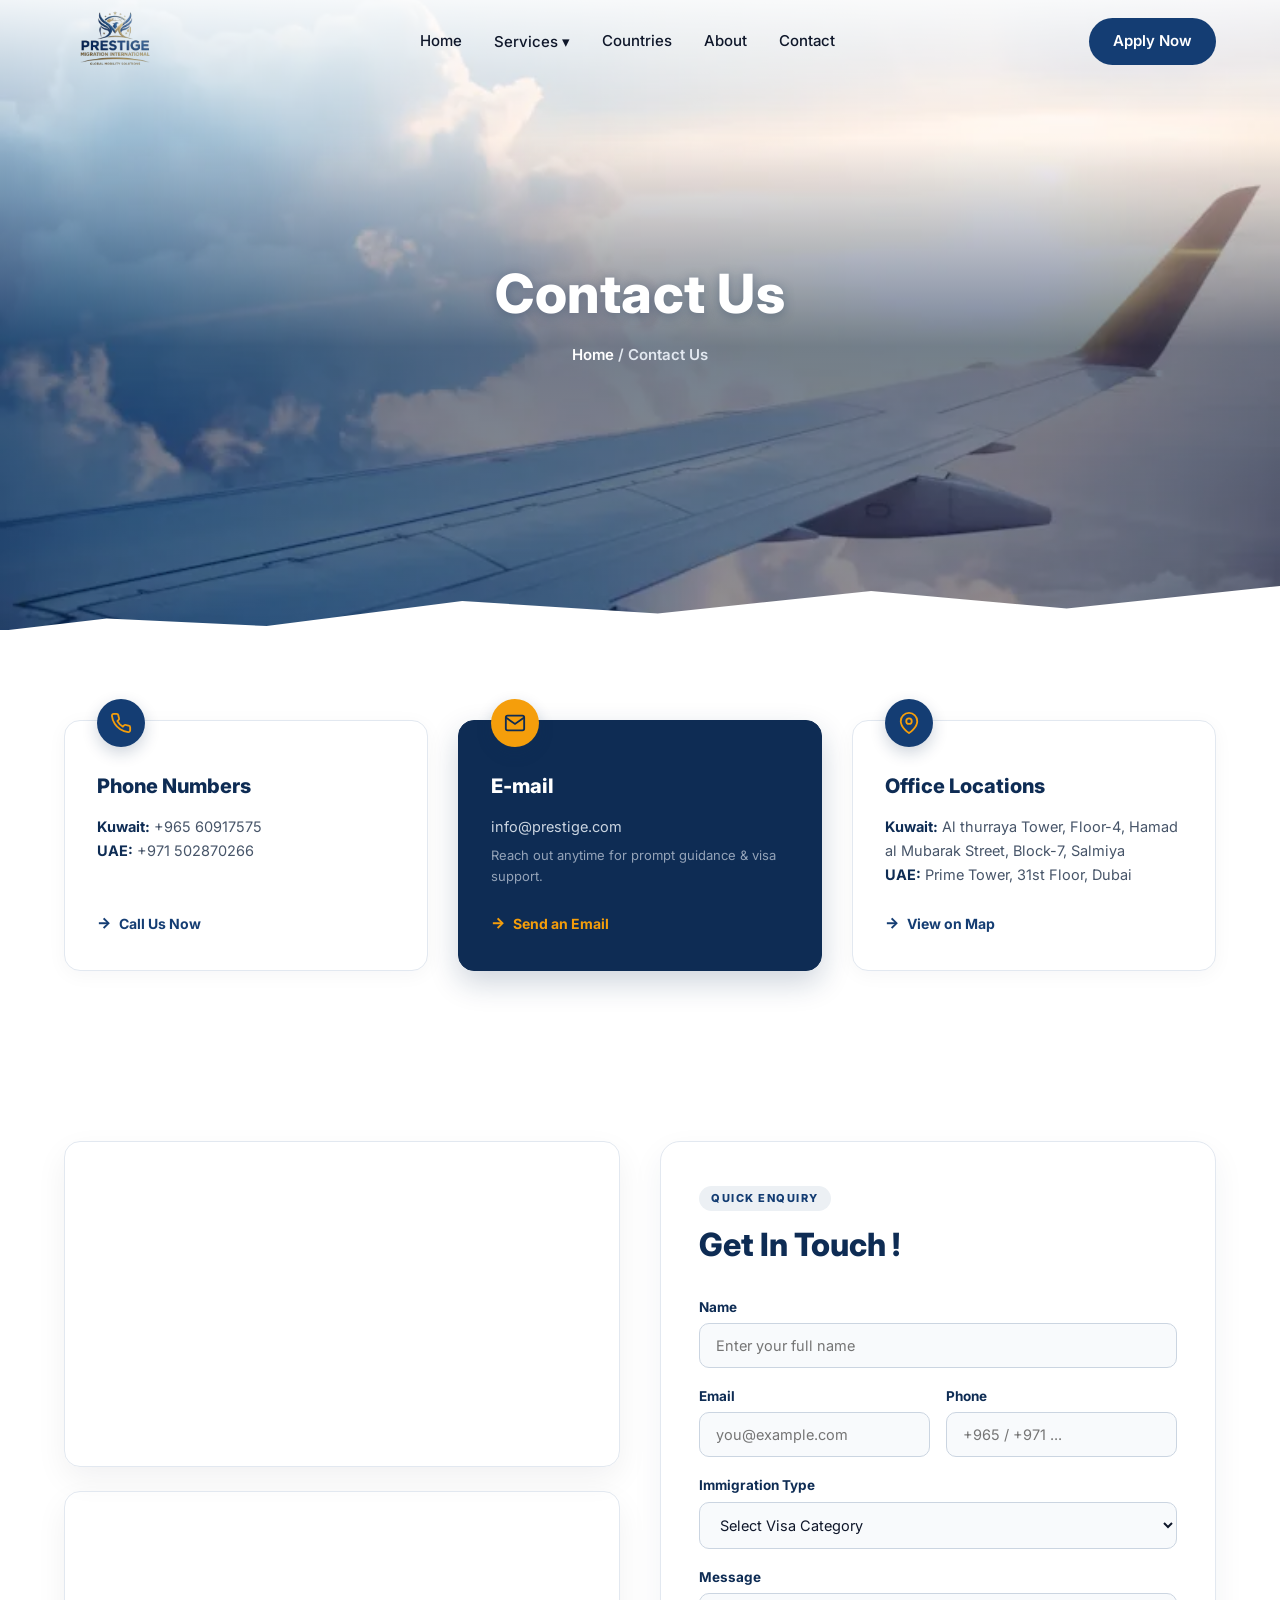
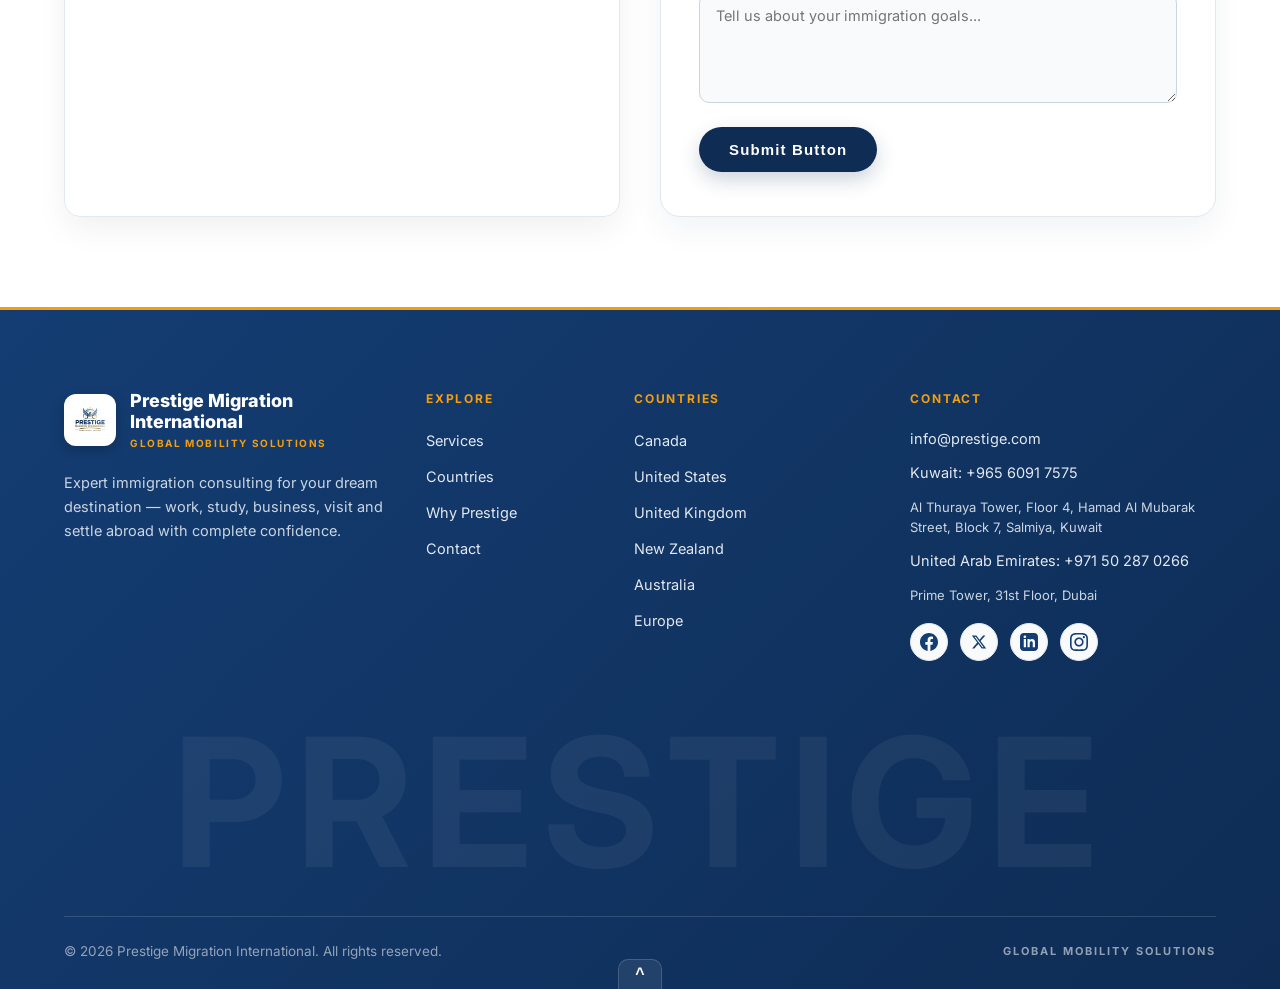
<file: contact.html>
<html lang="en">
<head>
  <meta charset="UTF-8" />
  <meta name="viewport" content="width=device-width, initial-scale=1.0" />
  <title>Prestige Migration International — Contact Us
  </title>

  <link rel="preconnect" href="https://fonts.googleapis.com" />
  <link rel="preconnect" href="https://fonts.gstatic.com" crossorigin />
  <link href="https://fonts.googleapis.com/css2?family=Inter:wght@400;500;600&family=Plus+Jakarta+Sans:wght@700;800&display=swap" rel="stylesheet" />

  <link rel="stylesheet" href="./css/global.css" />
  <link rel="stylesheet" href="./css/contact.css" />
</head>
<body>

     <header class="navbar" id="navbar">
    <div class="container navbar-inner">
      <!-- Left: Logo -->
      <a href="./index.html" class="logo">
        <img src="./assets/logo/prestige-logo-bg-remove.webp" alt="Prestige Migration International" />
      </a>

      <!-- Center / Mobile Drawer: Navigation Links -->
      <nav class="nav-menu" id="navMenu">
        <a href="./index.html" class="nav-link" onclick="closeMobileMenu()">Home</a>

        <div class="dropdown">
          <button type="button" class="nav-link dropdown-btn" onclick="toggleMobileDropdown(this)">Services ▾</button>
          <div class="dropdown-menu">
            <a href="./service.html#study-visa" onclick="closeMobileMenu()">Study Abroad</a>
            <a href="./service.html#work-visa" onclick="closeMobileMenu()">Work Permits</a>
            <a href="./service.html#tourist-visa" onclick="closeMobileMenu()">Tourist Visa</a>
            <a href="./service.html#visitor-visa" onclick="closeMobileMenu()">Visitor Visas</a>
            <a href="./service.html#business-visa" onclick="closeMobileMenu()">Business Immigration</a>
          </div>
        </div>

        <a href="./countries.html" class="nav-link" onclick="closeMobileMenu()">Countries</a>

        <a href="./about.html" class="nav-link" onclick="closeMobileMenu()">About</a>
        <a href="./contact.html" class="nav-link" onclick="closeMobileMenu()">Contact</a>
        <a href="./contact.html" class="btn btn-primary mobile-cta" onclick="closeMobileMenu()">Apply Now</a>
      </nav>

      <!-- Right: Apply Button (Desktop Only) + Hamburger Toggle (Mobile Only) -->
      <div class="nav-right">
        <a href="./contact.html" class="btn btn-primary desktop-cta">Apply Now</a>
        <button type="button" class="menu-toggle" id="menuToggle" aria-label="Toggle Menu" onclick="toggleMobileMenu()">☰</button>
      </div>
    </div>
  </header>



  <!-- CONTACT HERO BANNER -->
  <section class="contact-hero">
    <div class="container">
      <div class="contact-hero-content">
        <h1>Contact Us</h1>
        <div class="breadcrumb">
          <a href="home.html">Home</a> / <span>Contact Us</span>
        </div>
      </div>
    </div>
    
    <!-- Mountain Silhouette Divider Element -->
    <div class="mountain-divider">
      <svg viewBox="0 0 1440 120" fill="none" preserveAspectRatio="none" xmlns="http://www.w3.org/2000/svg">
        <path d="M0 120L120 95L300 110L520 60L740 85L980 40L1200 75L1440 30V120H0Z" fill="#ffffff"/>
      </svg>
    </div>
  </section>

  




  
  <!-- CONTACT INFORMATION CARDS SECTION -->
<section class="contact-cards-section">
  <div class="container">
    <div class="contact-cards-grid">
      
      <!-- Card 1: Phone Numbers -->
      <div class="contact-info-card">
        <div class="card-icon-badge">
          <svg width="22" height="22" fill="none" stroke="currentColor" stroke-width="2" viewBox="0 0 24 24"><path d="M22 16.92v3a2 2 0 0 1-2.18 2 19.79 19.79 0 0 1-8.63-3.07 19.5 19.5 0 0 1-6-6 19.79 19.79 0 0 1-3.07-8.67A2 2 0 0 1 4.11 2h3a2 2 0 0 1 2 1.72 12.84 12.84 0 0 0 .7 2.81 2 2 0 0 1-.45 2.11L8.09 9.91a16 16 0 0 0 6 6l1.27-1.27a2 2 0 0 1 2.11-.45 12.84 12.84 0 0 0 2.81.7A2 2 0 0 1 22 16.92z"></path></svg>
        </div>
        <div class="contact-card-content">
          <h3>Phone Numbers</h3>
          <p class="card-details-text">
            <strong>Kuwait:</strong> +965 60917575<br>
            <strong>UAE:</strong> +971 502870266
          </p>
          <a href="tel:+96560917575" class="card-action-link">
            <span class="arrow-icon">→</span> Call Us Now
          </a>
        </div>
      </div>

      <!-- Card 2: E-mail (Highlighted Middle Card) -->
      <div class="contact-info-card card-highlighted">
        <div class="card-icon-badge badge-light">
          <svg width="22" height="22" fill="none" stroke="currentColor" stroke-width="2" viewBox="0 0 24 24"><path d="M4 4h16c1.1 0 2 .9 2 2v12c0 1.1-.9 2-2 2H4c-1.1 0-2-.9-2-2V6c0-1.1.9-2 2-2z"></path><polyline points="22,6 12,13 2,6"></polyline></svg>
        </div>
        <div class="contact-card-content">
          <h3>E-mail</h3>
          <p class="card-details-text">
            info@prestige.com<br>
            <span class="sub-text">Reach out anytime for prompt guidance &amp; visa support.</span>
          </p>
          <a href="mailto:info@prestige.com" class="card-action-link link-light">
            <span class="arrow-icon">→</span> Send an Email
          </a>
        </div>
      </div>

      <!-- Card 3: Office Locations -->
      <div class="contact-info-card">
        <div class="card-icon-badge">
          <svg width="22" height="22" fill="none" stroke="currentColor" stroke-width="2" viewBox="0 0 24 24"><path d="M21 10c0 7-9 13-9 13s-9-6-9-13a9 9 0 0 1 18 0z"></path><circle cx="12" cy="10" r="3"></circle></svg>
        </div>
        <div class="contact-card-content">
          <h3>Office Locations</h3>
          <p class="card-details-text">
            <strong>Kuwait:</strong> Al thurraya Tower, Floor-4, Hamad al Mubarak Street, Block-7, Salmiya<br>
            <strong>UAE:</strong> Prime Tower, 31st Floor, Dubai
          </p>
          <a href="#consultation" class="card-action-link">
            <span class="arrow-icon">→</span> View on Map
          </a>
        </div>
      </div>

    </div>
  </div>
</section>














<!-- ENQUIRY FORM & DUAL MAP SECTION -->
<section class="enquiry-map-section" id="enquiry-form">
  <div class="container">
    <div class="enquiry-grid">
      
      <!-- Left Column: Two Stacked Maps Only (Kuwait & UAE) -->
      <div class="enquiry-map-column">
        <!-- Map 1: Kuwait Office -->
        <div class="map-embed-frame">
          <iframe 
            src="https://maps.google.com/maps?q=Al%20Thuraya%20Tower,%20Hamad%20Al%20Mubarak%20Street,%20Salmiya,%20Kuwait&t=&z=15&ie=UTF8&iwloc=&output=embed" 
            title="Kuwait Office - Al Thuraya Tower, Salmiya"
            loading="lazy" 
            referrerpolicy="no-referrer-when-downgrade">
          </iframe>
        </div>

        <!-- Map 2: UAE Office -->
        <div class="map-embed-frame">
          <iframe 
            src="https://maps.google.com/maps?q=Prime%20Tower,%20Business%20Bay,%20Dubai,%20UAE&t=&z=15&ie=UTF8&iwloc=&output=embed" 
            title="UAE Office - Prime Tower, Dubai"
            loading="lazy" 
            referrerpolicy="no-referrer-when-downgrade">
          </iframe>
        </div>
      </div>

      <!-- Right Column: Get In Touch Form Card -->
      <div class="enquiry-form-card">
        <div class="form-card-header">
          <span class="card-tag">QUICK ENQUIRY</span>
          <h2>Get In Touch !</h2>
        </div>

        <form action="#" method="POST" class="enquiry-form">
          
          <div class="form-group">
            <label for="enquiry-name">Name</label>
            <input type="text" id="enquiry-name" name="name" placeholder="Enter your full name" required>
          </div>

          <div class="form-row">
            <div class="form-group">
              <label for="enquiry-email">Email</label>
              <input type="email" id="enquiry-email" name="email" placeholder="you@example.com" required>
            </div>
            <div class="form-group">
              <label for="enquiry-phone">Phone</label>
              <input type="tel" id="enquiry-phone" name="phone" placeholder="+965 / +971 ..." required>
            </div>
          </div>

          <div class="form-group">
            <label for="immigration-type">Immigration Type</label>
            <select id="immigration-type" name="immigration_type" required>
              <option value="" disabled selected>Select Visa Category</option>
              <option value="Visitor Visa">Visitor Visa</option>
              <option value="Business Visa">Business Visa</option>
              <option value="Tourist Visa">Tourist Visa</option>
              <option value="Work Visa">Work Visa</option>
              <option value="Study Visa">Study Visa</option>
            </select>
          </div>

          <div class="form-group">
            <label for="enquiry-message">Message</label>
            <textarea id="enquiry-message" name="message" rows="4" placeholder="Tell us about your immigration goals..." required></textarea>
          </div>

          <button type="submit" class="btn-enquiry-submit">Submit Button</button>

        </form>
      </div>

    </div>
  </div>
</section>













<!-- FOOTER SECTION -->
<footer class="site-footer">
  <div class="container footer-content-wrap">
    
    <!-- Main Footer Columns -->
    <div class="footer-grid">
      
      <!-- Col 1: Brand & Tagline -->
      <div class="footer-col footer-brand-col">
        <div class="footer-logo-wrap">
          <div class="footer-logo-badge">
            <img src="./assets/logo/prestige-logo.webp" alt="Prestige Migration Logo">
          </div>
          <div class="footer-logo-text">
            <h3>Prestige Migration International</h3>
            <span>GLOBAL MOBILITY SOLUTIONS</span>
          </div>
        </div>
        <p class="footer-tagline">
          Expert immigration consulting for your dream destination — work, study, business, visit and settle abroad with complete confidence.
        </p>
      </div>

      <!-- Col 2: Explore Links -->
      <div class="footer-col">
        <h4>EXPLORE</h4>
        <ul class="footer-links">
          <li><a href="./service.html">Services</a></li>
          <li><a href="./countries.html">Countries</a></li>
          <li><a href="./about.html">Why Prestige</a></li>
          <li><a href="./contact.html">Contact</a></li>
        </ul>
      </div>

      <!-- Col 3: Contact Info -->
      <div class="footer-col">
        <h4>COUNTRIES</h4>
        <ul class="footer-links">
          <li><a href="./countries/canada.html">Canada</a></li>
          <li><a href="./countries/us.html">United States</a></li>
          <li><a href="./countries/uk.html">United Kingdom</a></li>
          <li><a href="./countries/newzealand.html">New Zealand</a></li>
          <li><a href="./countries/australia.html">Australia</a></li>
          <li><a href="./countries/europe.html">Europe</a></li>
        </ul>
      </div>

      <!-- Col 4: Contact Info -->
      <div class="footer-col">
        <h4>CONTACT</h4>
        <ul class="footer-contact-list">
          <li><a href="mailto:info@prestige.com">info@prestige.com</a></li>
          <li>Kuwait: +965 6091 7575</li>
          <li><span class="footer-address">Al Thuraya Tower, Floor 4, Hamad Al Mubarak Street, Block 7, Salmiya, Kuwait</span></li>
          <li>United Arab Emirates: +971 50 287 0266</li>
          <li><span class="footer-address">Prime Tower, 31st Floor, Dubai</span></li>
        </ul>
        <div class="footer-socials" aria-label="Social media">
          <div class="social-icons">
            <a href="#" target="_blank" rel="noopener noreferrer" aria-label="Facebook" class="social-icon"><svg width="18" height="18" fill="currentColor" viewBox="0 0 24 24"><path d="M24 12.073c0-6.627-5.373-12-12-12s-12 5.373-12 12c0 5.99 4.388 10.954 10.125 11.854v-8.385H7.078v-3.47h3.047V9.43c0-3.007 1.792-4.669 4.533-4.669 1.312 0 2.686.235 2.686.235v2.953H15.83c-1.491 0-1.956.925-1.956 1.874v2.25h3.328l-.532 3.47h-2.796v8.385C19.612 23.027 24 18.062 24 12.073z"/></svg></a>
            <a href="#" target="_blank" rel="noopener noreferrer" aria-label="X" class="social-icon"><svg width="16" height="16" fill="currentColor" viewBox="0 0 24 24"><path d="M18.244 2.25h3.308l-7.227 8.26 8.502 11.24H16.17l-5.214-6.817L4.99 21.75H1.68l7.73-8.835L1.254 2.25H8.08l4.713 6.231zm-1.161 17.52h1.833L7.084 4.126H5.117z"/></svg></a>
            <a href="#" target="_blank" rel="noopener noreferrer" aria-label="LinkedIn" class="social-icon"><svg width="18" height="18" fill="currentColor" viewBox="0 0 24 24"><path d="M19 0h-14c-2.761 0-5 2.239-5 5v14c0 2.761 2.239 5 5 5h14c2.762 0 5-2.239 5-5v-14c0-2.761-2.238-5-5-5zm-11 19h-3v-11h3v11zm-1.5-12.268c-.966 0-1.75-.79-1.75-1.764s.784-1.764 1.75-1.764 1.75.79 1.75 1.764-.783 1.764-1.75 1.764zm13.5 12.268h-3v-5.604c0-3.368-4-3.113-4 0v5.604h-3v-11h3v1.765c1.396-2.586 7-2.777 7 2.476v6.759z"/></svg></a>
            <a href="#" target="_blank" rel="noopener noreferrer" aria-label="Instagram" class="social-icon"><svg width="18" height="18" fill="currentColor" viewBox="0 0 24 24"><path d="M12 2.163c3.204 0 3.584.012 4.85.07 3.252.148 4.771 1.691 4.919 4.919.058 1.265.069 1.645.069 4.849 0 3.205-.012 3.584-.069 4.849-.149 3.225-1.664 4.771-4.919 4.919-1.266.058-1.644.07-4.85.07-3.204 0-3.584-.012-4.849-.07-3.26-.149-4.771-1.699-4.919-4.92-.058-1.265-.07-1.644-.07-4.849 0-3.204.013-3.583.07-4.849.149-3.227 1.664-4.771 4.919-4.919 1.266-.057 1.645-.069 4.849-.069zm0-2.163c-3.259 0-3.667.014-4.947.072-4.358.2-6.78 2.618-6.98 6.98-.059 1.281-.073 1.689-.073 4.948 0 3.259.014 3.668.072 4.948.2 4.358 2.618 6.78 6.98 6.98 1.281.058 1.689.072 4.948.072 3.259 0 3.668-.014 4.948-.072 4.354-.2 6.782-2.618 6.979-6.98.059-1.28.073-1.689.073-4.948 0-3.259-.014-3.667-.072-4.947-.196-4.354-2.617-6.78-6.979-6.98-1.281-.059-1.69-.073-4.949-.073zm0 5.838c-3.403 0-6.162 2.759-6.162 6.162s2.759 6.163 6.162 6.163 6.162-2.759 6.162-6.163c0-3.403-2.759-6.162-6.162-6.162zm0 10.162c-2.209 0-4-1.79-4-4 0-2.209 1.791-4 4-4s4 1.791 4 4c0 2.21-1.791 4-4 4zm6.406-11.845c-.796 0-1.441.645-1.441 1.44s.645 1.44 1.441 1.44c.795 0 1.439-.645 1.439-1.44s-.644-1.44-1.439-1.44z"/></svg></a>
          </div>
        </div>
      </div>

    </div>

    <!-- Huge Serif Watermark Between Columns & Bottom Line -->
    <div class="footer-watermark" aria-hidden="true">PRESTIGE</div>

    <!-- Bottom Footer Bar (Divider line is on top of this) -->
    <div class="footer-bottom">
      <p class="copyright">&copy; 2026 Prestige Migration International. All rights reserved.</p>
      
      <!-- Scroll to Top Tab Button -->
      <button type="button" class="scroll-top-btn" onclick="window.scrollTo({top: 0, behavior: 'smooth'})" aria-label="Scroll to top">
        ^
      </button>

      <span class="footer-bottom-brand">GLOBAL MOBILITY SOLUTIONS</span>
    </div>

  </div>
</footer>


  <script src="./js/script.js"></script>

    
</body>
</html>
</file>
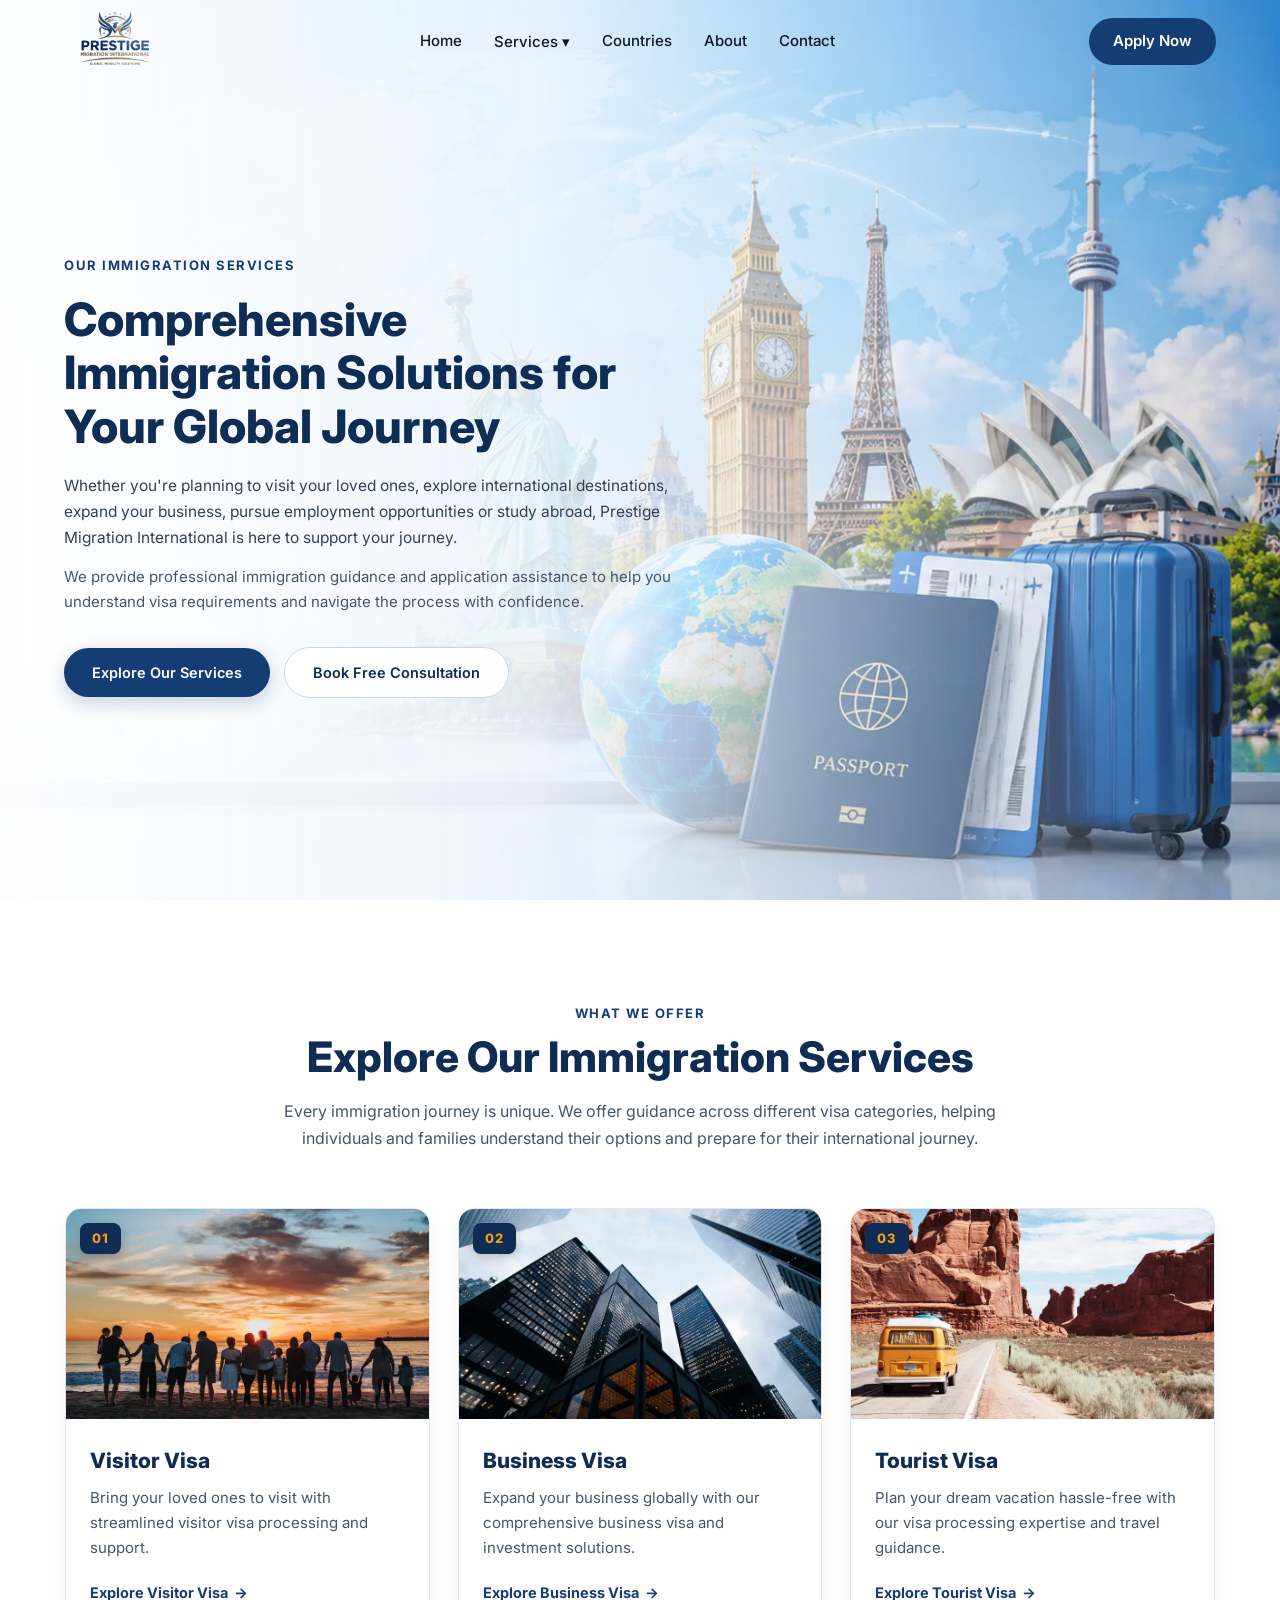
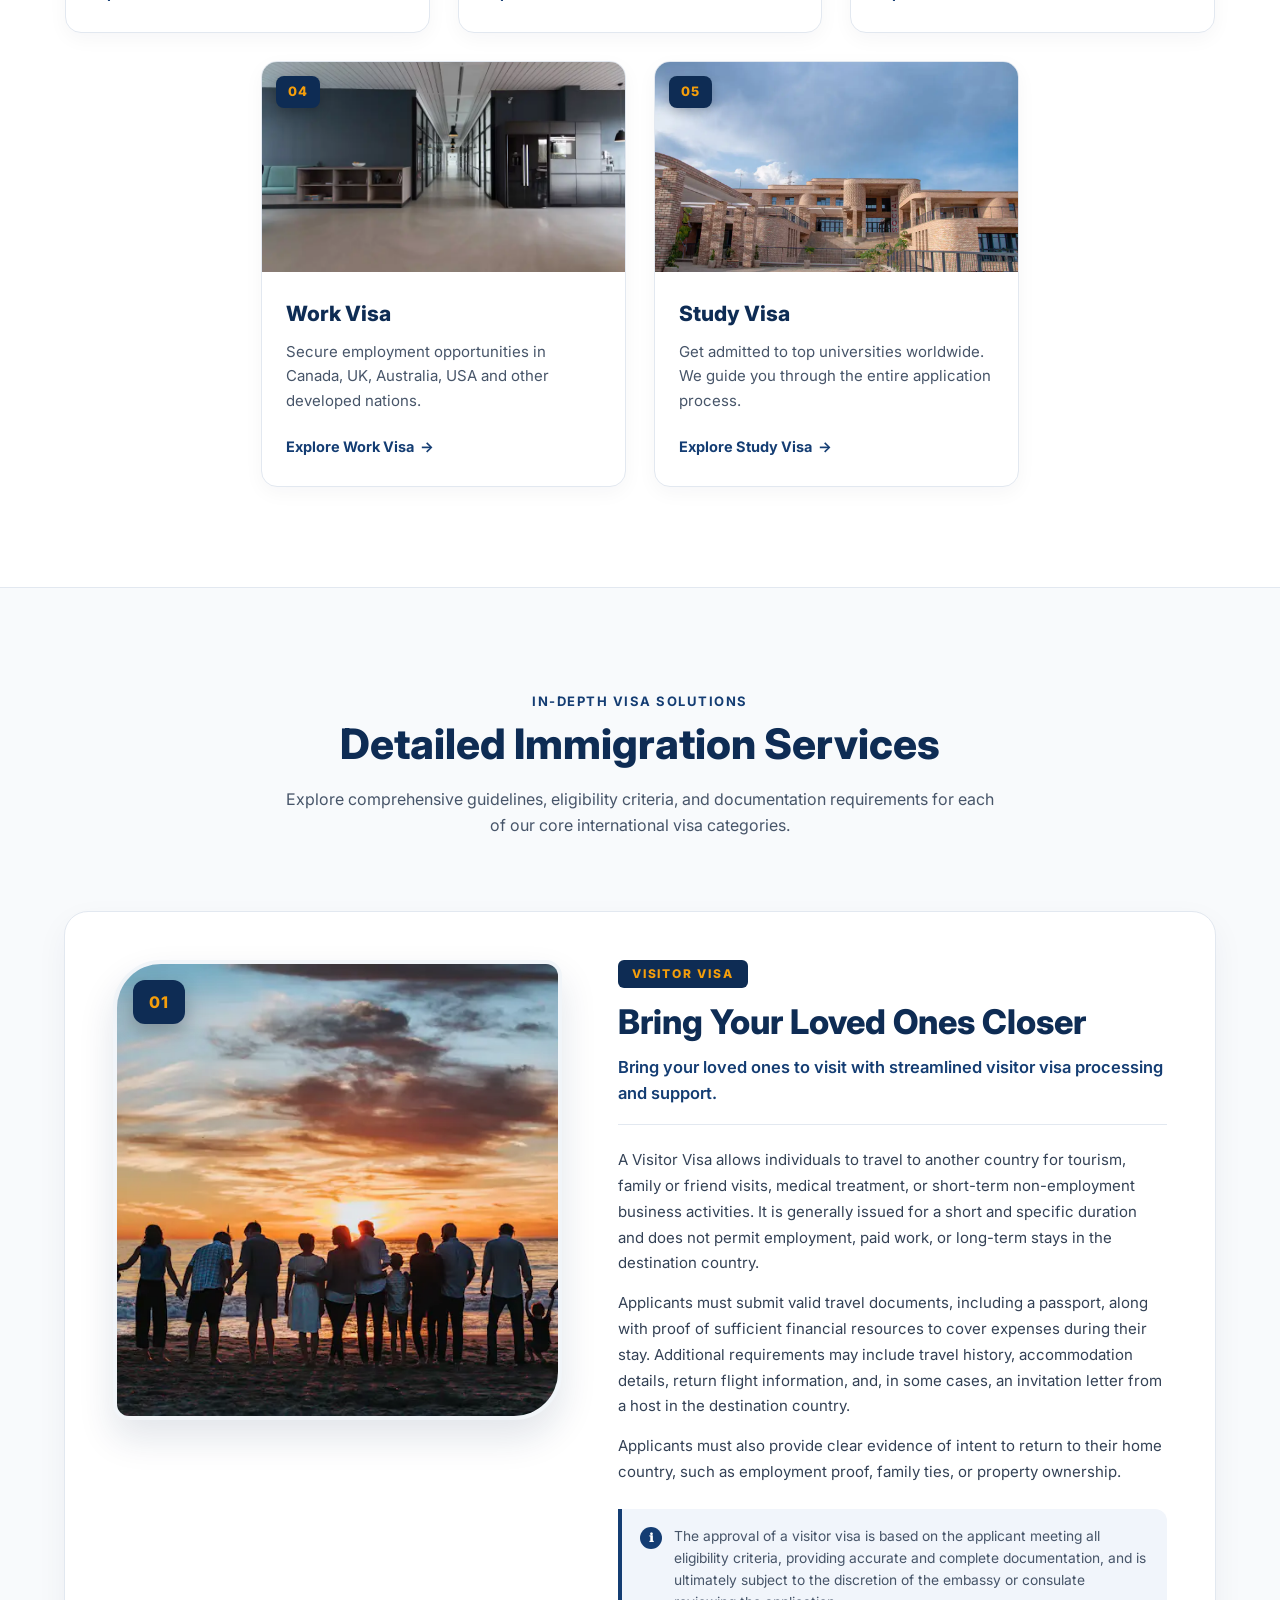
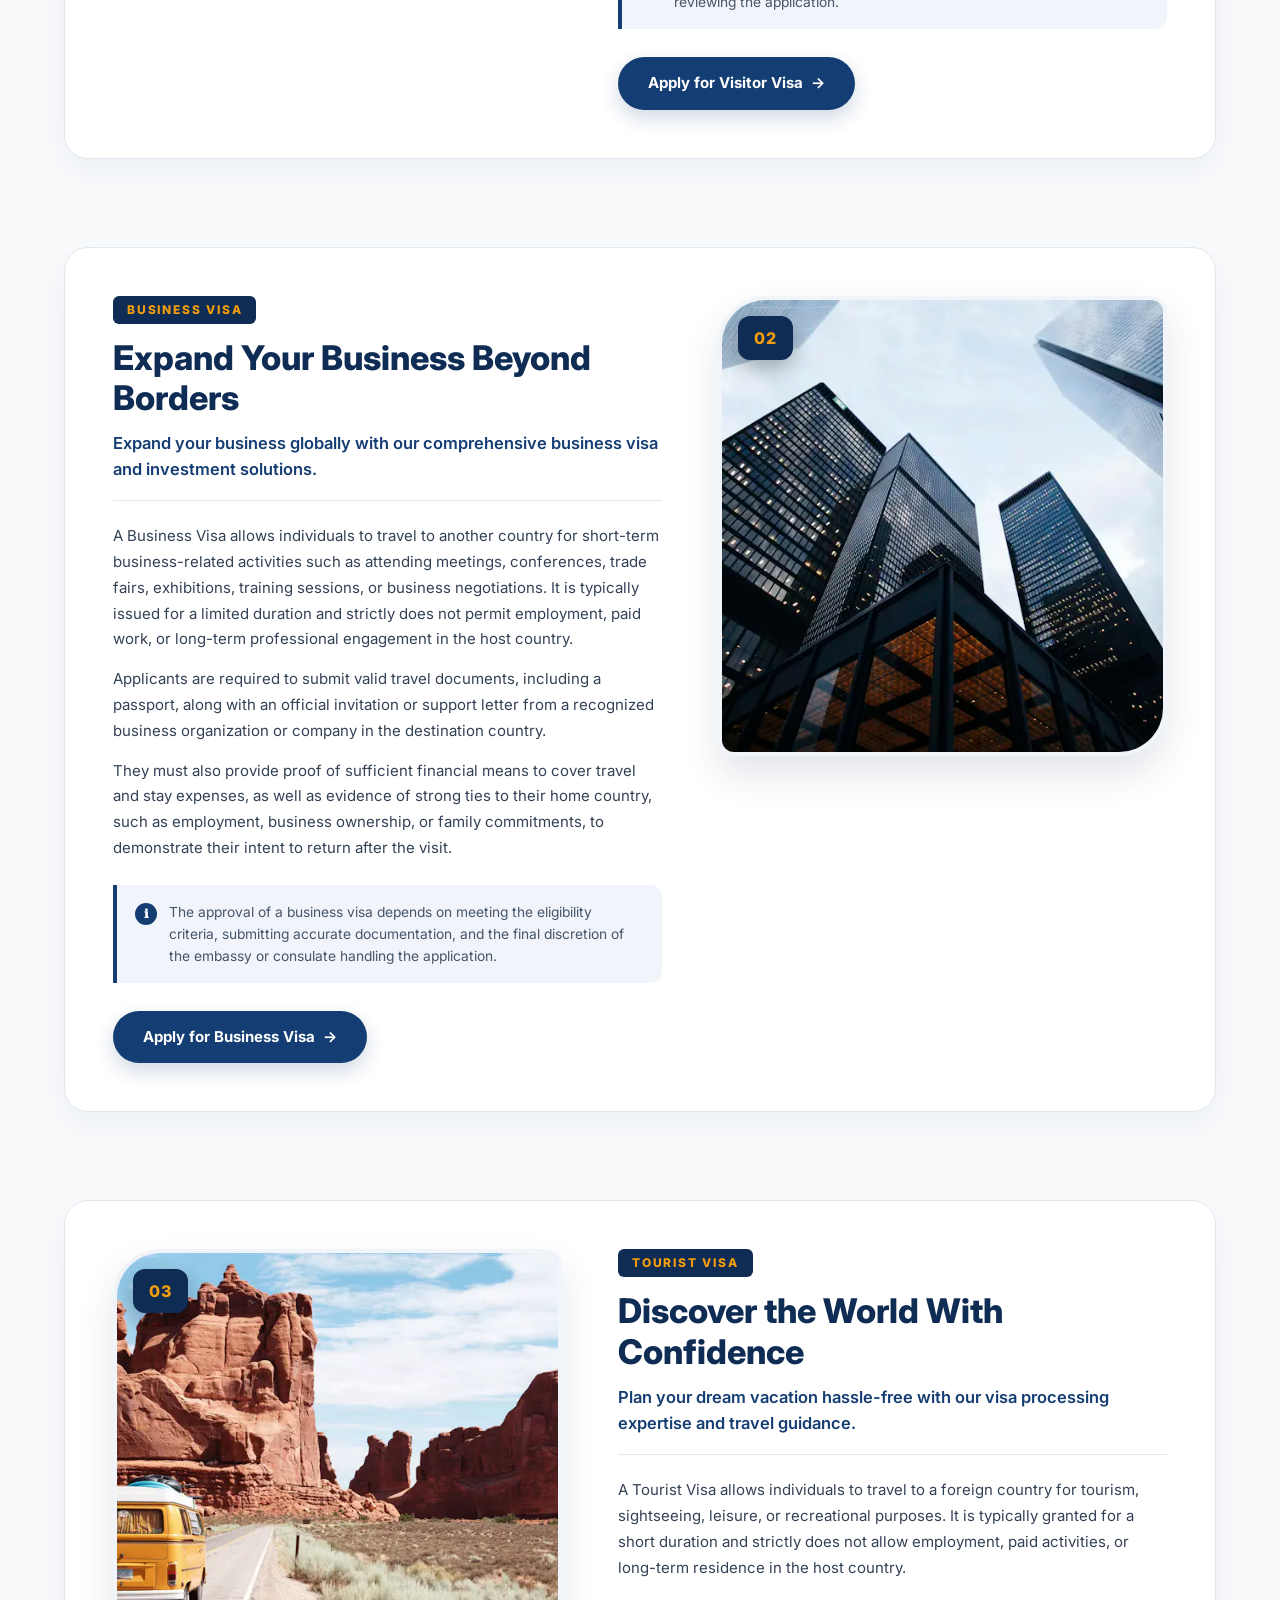
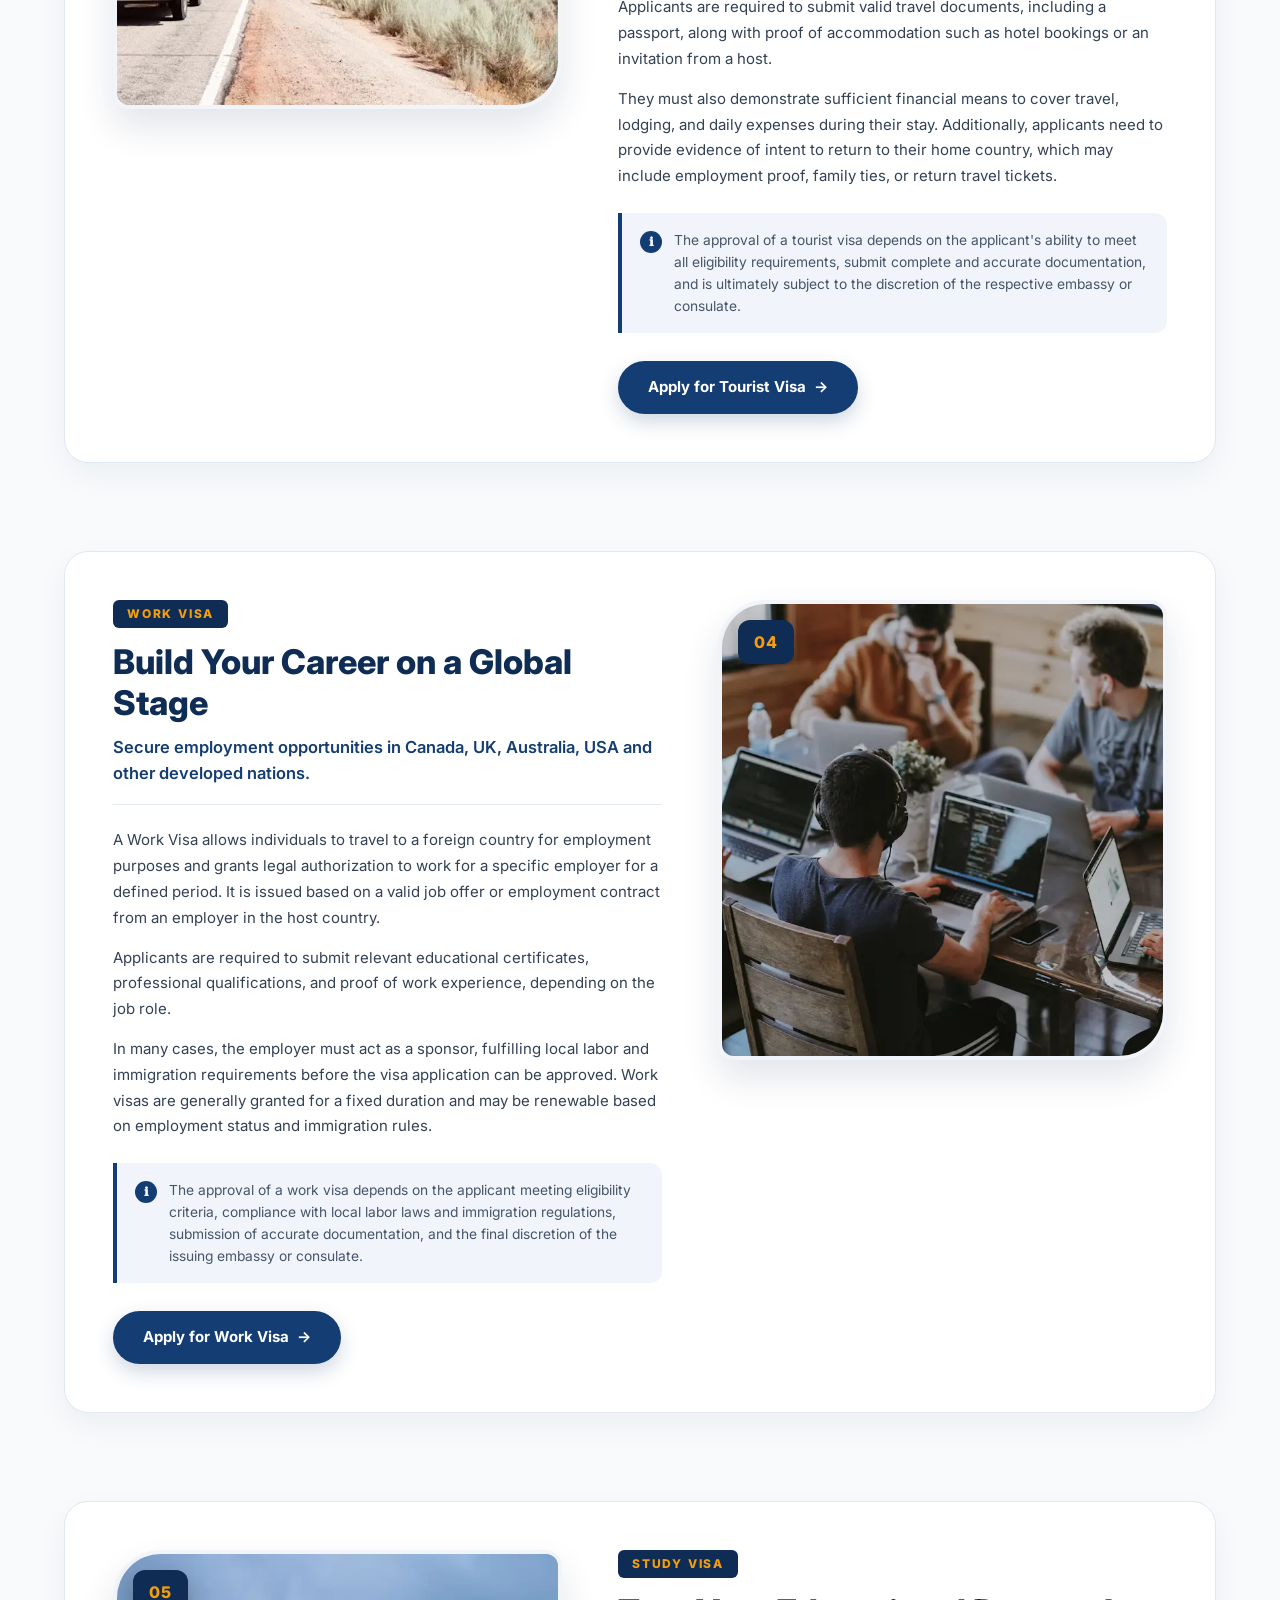
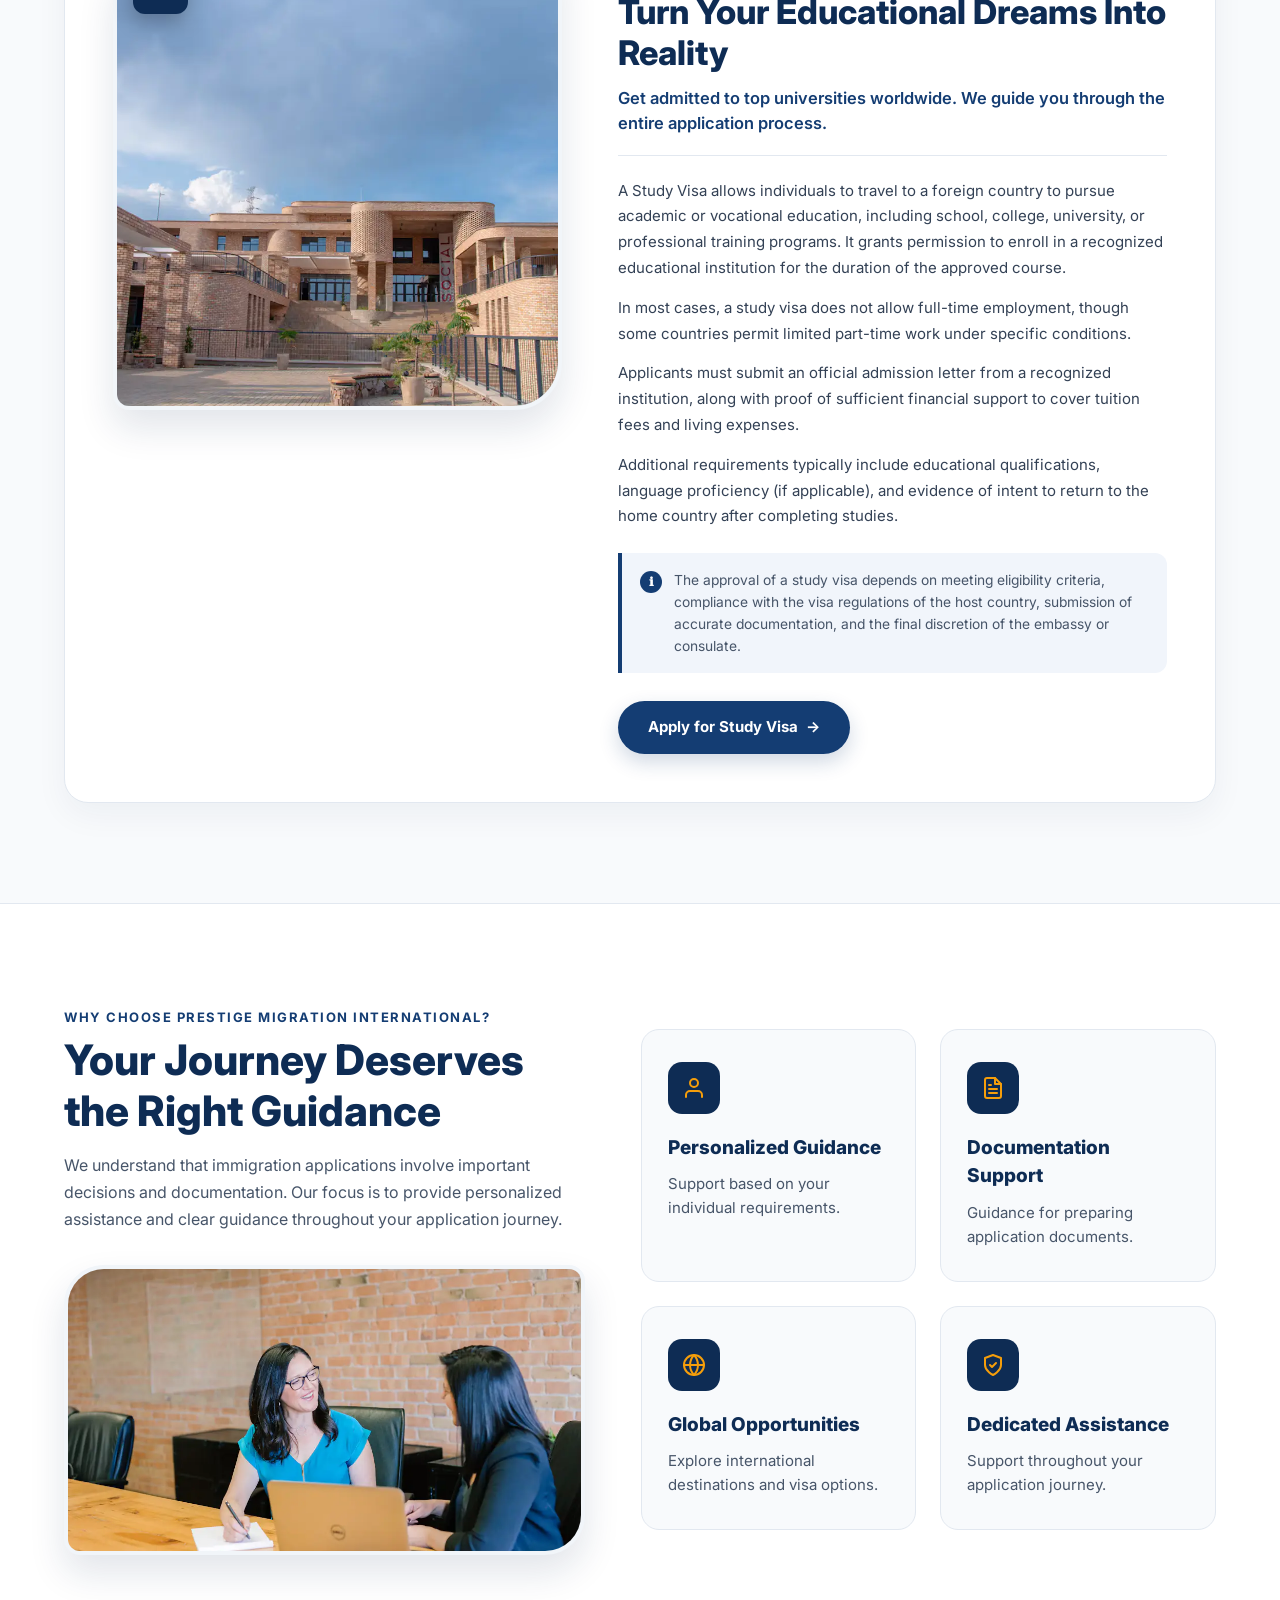
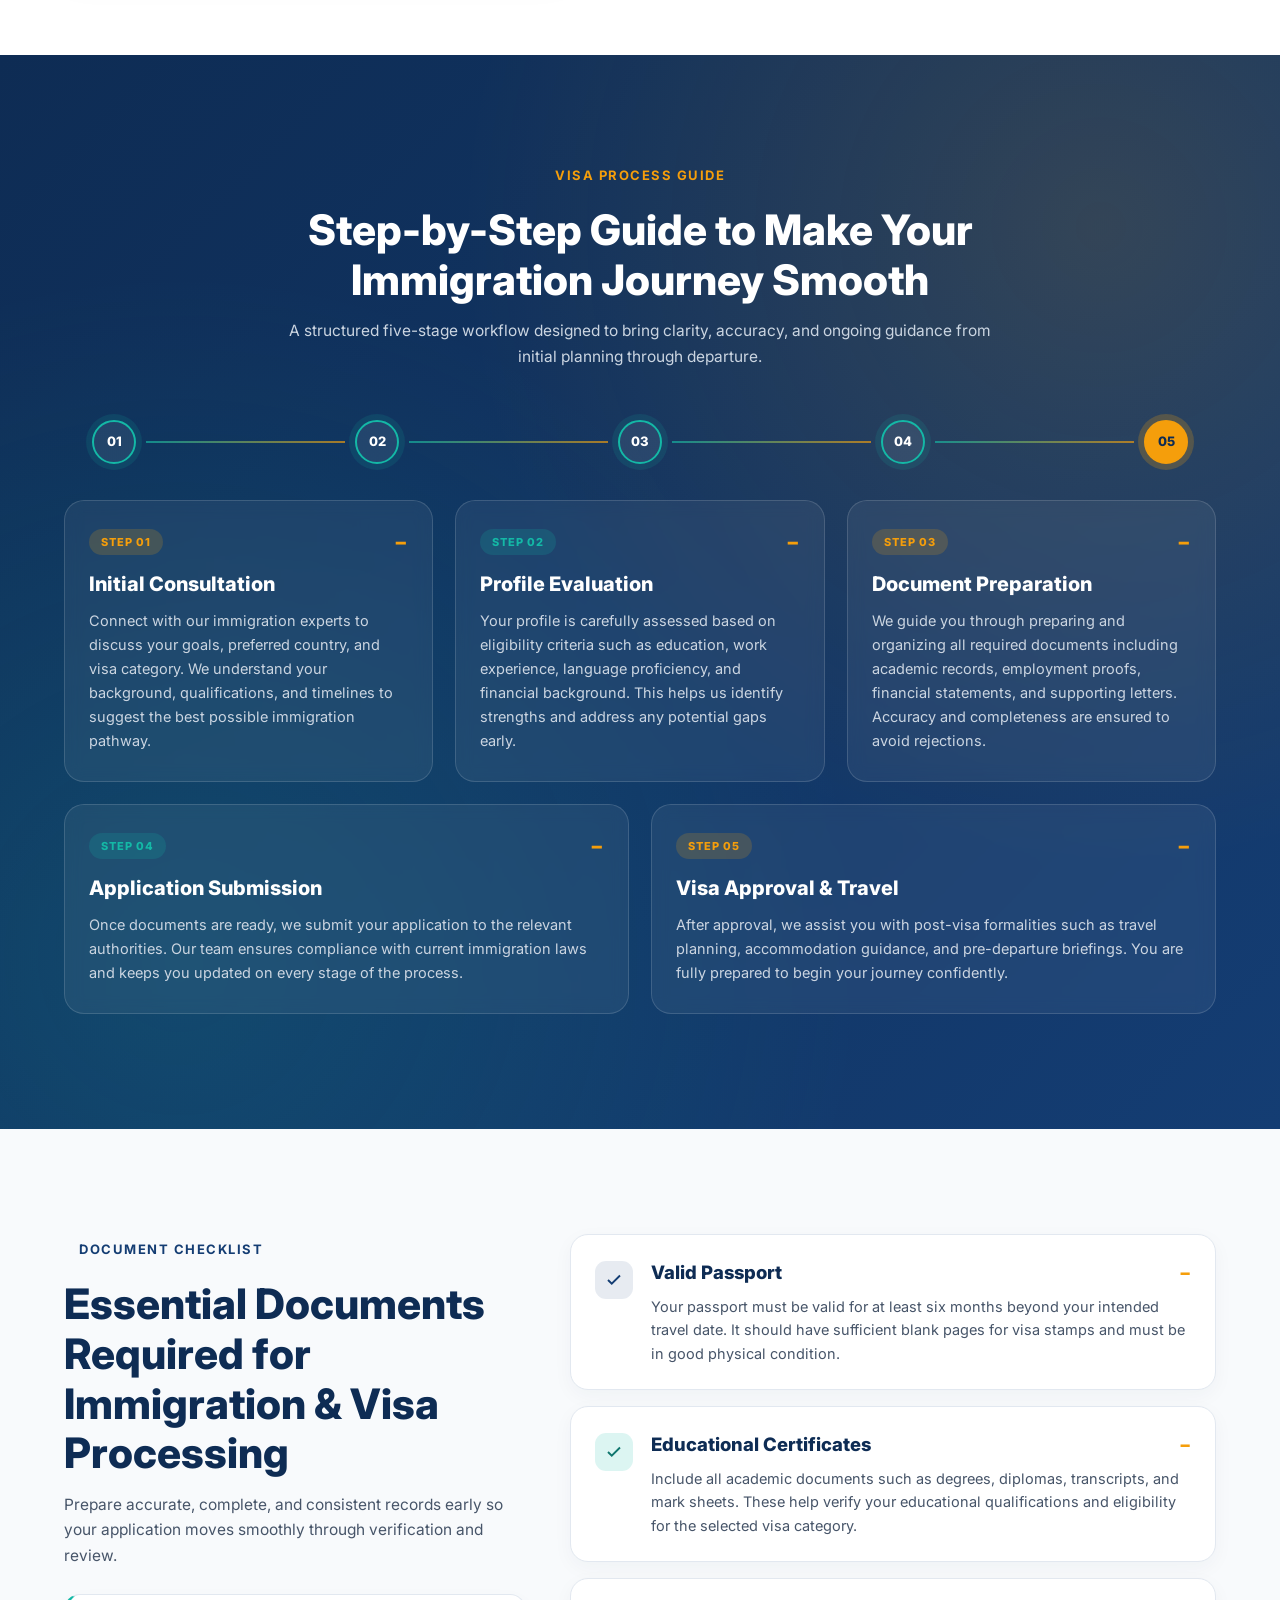
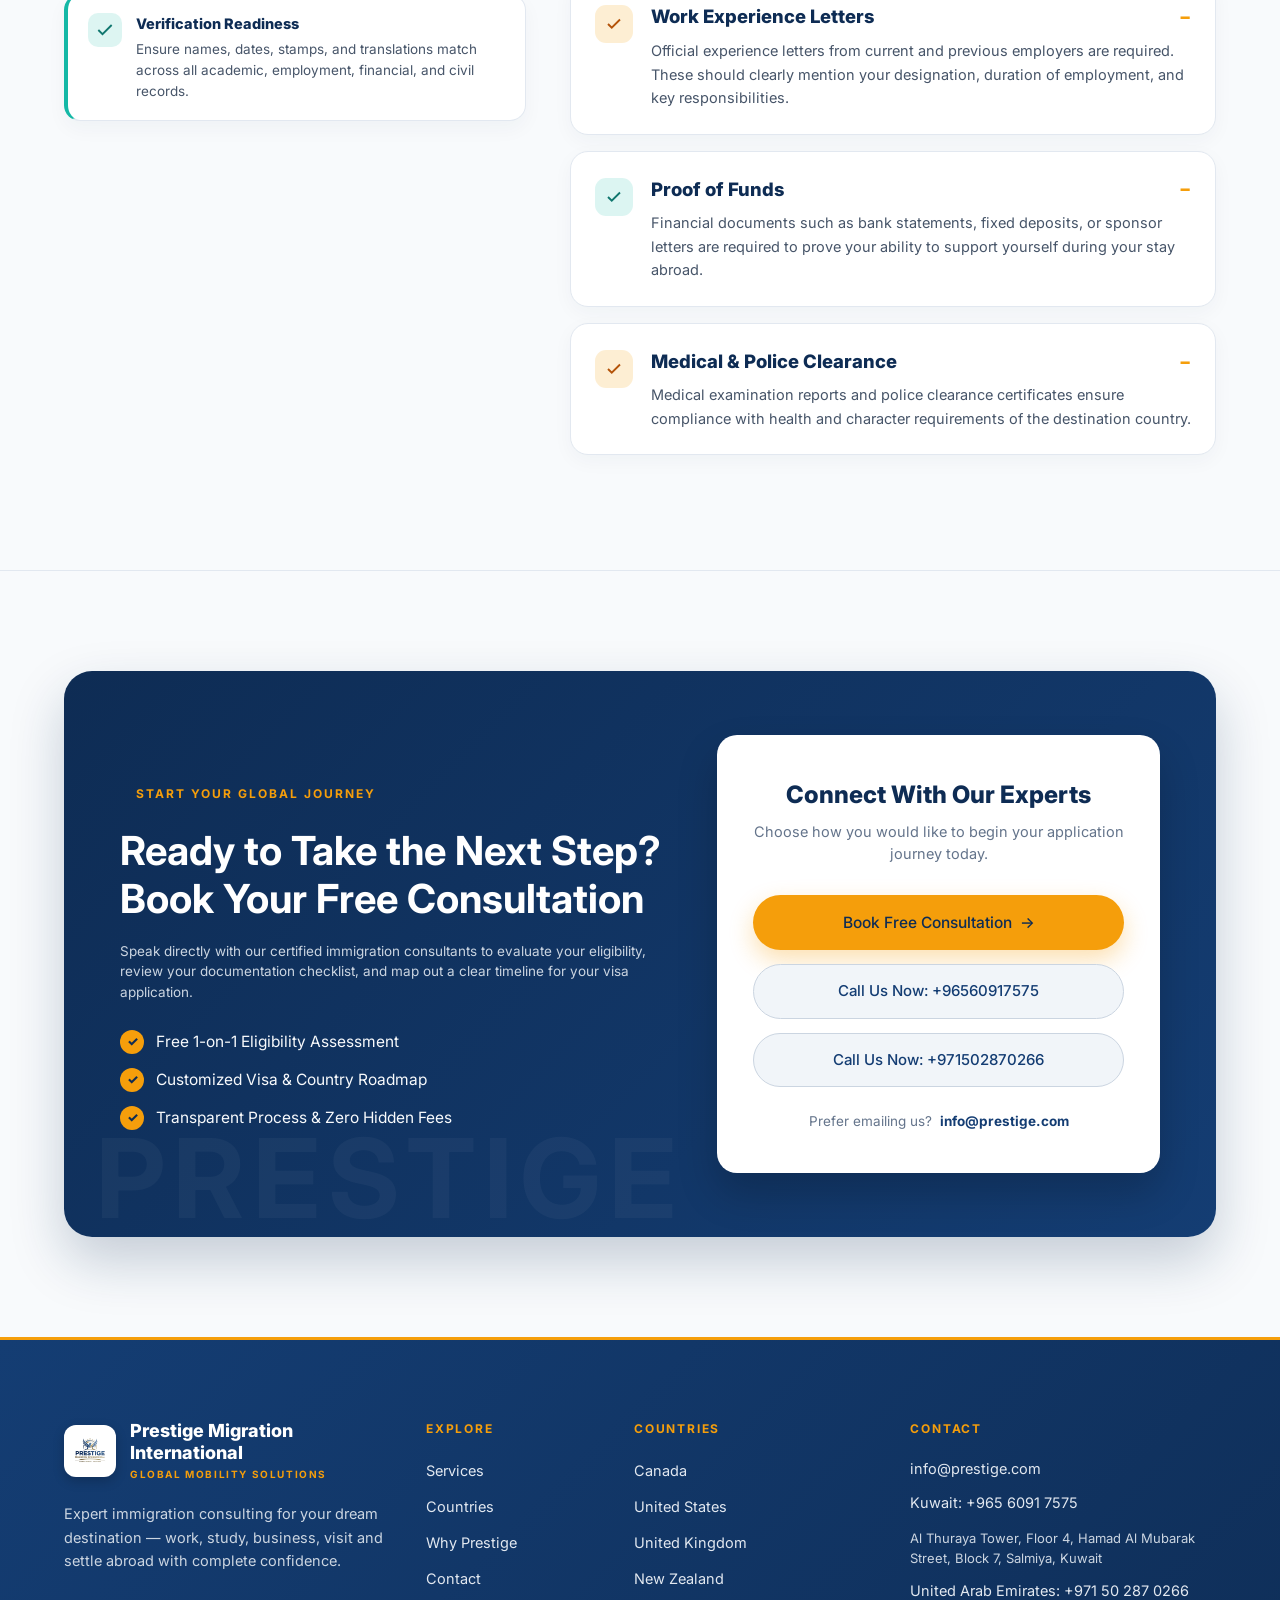
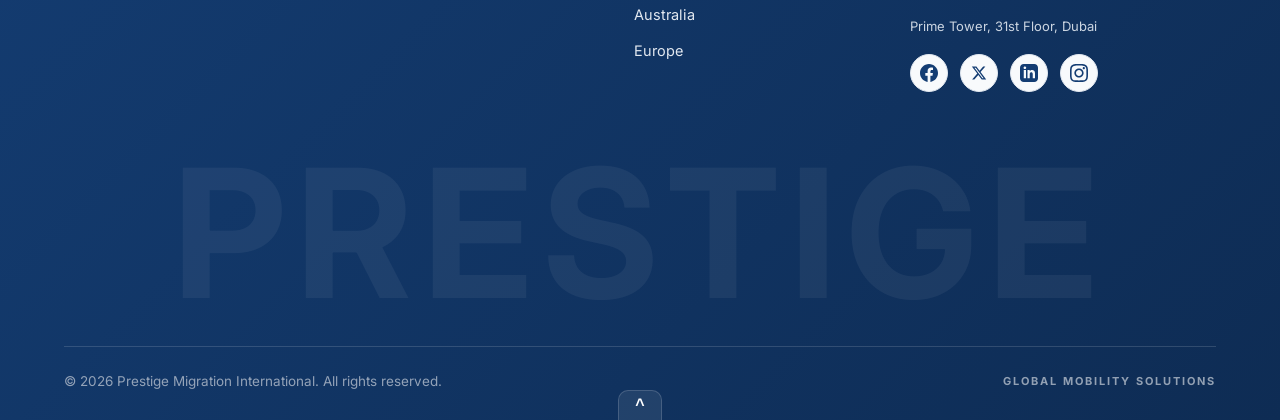
<file: service.html>
<!DOCTYPE html>
<html lang="en">
  <head>
  <meta charset="UTF-8" />
  <meta name="viewport" content="width=device-width, initial-scale=1.0" />
  <title>Prestige Migration International Services</title>

  <link rel="preconnect" href="https://fonts.googleapis.com" />
  <link rel="preconnect" href="https://fonts.gstatic.com" crossorigin />
  <link href="https://fonts.googleapis.com/css2?family=Inter:wght@400;500;600&family=Plus+Jakarta+Sans:wght@700;800&display=swap" rel="stylesheet" />

  <link rel="stylesheet" href="./css/global.css" />
  <link rel="stylesheet" href="./css/service.css" />
</head>
<body>

 <header class="navbar" id="navbar">
    <div class="container navbar-inner">
      <!-- Left: Logo -->
      <a href="./index.html" class="logo">
        <img src="./assets/logo/prestige-logo-bg-remove.webp" alt="Prestige Migration International" />
      </a>

      <!-- Center / Mobile Drawer: Navigation Links -->
      <nav class="nav-menu" id="navMenu">
        <a href="./index.html" class="nav-link" onclick="closeMobileMenu()">Home</a>

        <div class="dropdown">
          <button type="button" class="nav-link dropdown-btn" onclick="toggleMobileDropdown(this)">Services ▾</button>
          <div class="dropdown-menu">
            <a href="./service.html#study-visa" onclick="closeMobileMenu()">Study Abroad</a>
            <a href="./service.html#work-visa" onclick="closeMobileMenu()">Work Permits</a>
            <a href="./service.html#tourist-visa" onclick="closeMobileMenu()">Tourist Visa</a>
            <a href="./service.html#visitor-visa" onclick="closeMobileMenu()">Visitor Visas</a>
            <a href="./service.html#business-visa" onclick="closeMobileMenu()">Business Immigration</a>
          </div>
        </div>

        <a href="./countries.html" class="nav-link" onclick="closeMobileMenu()">Countries</a>

        <a href="./about.html" class="nav-link" onclick="closeMobileMenu()">About</a>
        <a href="./contact.html" class="nav-link" onclick="closeMobileMenu()">Contact</a>
        <a href="./contact.html" class="btn btn-primary mobile-cta" onclick="closeMobileMenu()">Apply Now</a>
      </nav>

      <!-- Right: Apply Button (Desktop Only) + Hamburger Toggle (Mobile Only) -->
      <div class="nav-right">
        <a href="./contact.html" class="btn btn-primary desktop-cta">Apply Now</a>
        <button type="button" class="menu-toggle" id="menuToggle" aria-label="Toggle Menu" onclick="toggleMobileMenu()">☰</button>
      </div>
    </div>
  </header>







<!-- SERVICES HERO SECTION -->
<section class="services-hero-section">
  <div class="container">
    <div class="services-hero-content">
      <span class="services-eyebrow">OUR IMMIGRATION SERVICES</span>
      <h1 class="services-title">
        Comprehensive Immigration Solutions for Your Global Journey
      </h1>
      <p class="services-desc">
        Whether you're planning to visit your loved ones, explore international destinations, expand your business, pursue employment opportunities or study abroad, Prestige Migration International is here to support your journey.
      </p>
      <p class="services-subdesc">
        We provide professional immigration guidance and application assistance to help you understand visa requirements and navigate the process with confidence.
      </p>

      <!-- Action Buttons -->
      <div class="services-hero-btns">
        <a href="#services" class="services-btn-primary">Explore Our Services</a>
        <a href="./contact.html" class="services-btn-outline">Book Free Consultation</a>
      </div>
    </div>
  </div>
</section>




<!-- SERVICES OVERVIEW SECTION -->
<section class="services-overview-section" id="services">
  <div class="container">
    
    <!-- Section Header -->
    <div class="services-overview-header">
      <span class="services-overview-eyebrow">WHAT WE OFFER</span>
      <h2 class="services-overview-title">Explore Our Immigration Services</h2>
      <p class="services-overview-desc">
        Every immigration journey is unique. We offer guidance across different visa categories, helping individuals and families understand their options and prepare for their international journey.
      </p>
    </div>

    <!-- 5-Card Services Grid -->
    <div class="services-cards-grid">
      
      <!-- 01. Visitor Visa -->
      <article class="service-item-card">
        <div class="service-card-media">
          <img src="./assets/images/service_visitor.webp" alt="Family reuniting for a visit abroad">
          <span class="service-number-badge">01</span>
        </div>
        <div class="service-card-body">
          <h3>Visitor Visa</h3>
          <p>Bring your loved ones to visit with streamlined visitor visa processing and support.</p>
          <a href="#visitor-visa" class="service-card-link">
            Explore Visitor Visa <span aria-hidden="true">→</span>
          </a>
        </div>
      </article>

      <!-- 02. Business Visa -->
      <article class="service-item-card">
        <div class="service-card-media">
          <img src="./assets/images/service_bussiness.webp" alt="Global business expansion and executive corporate towers">
          <span class="service-number-badge">02</span>
        </div>
        <div class="service-card-body">
          <h3>Business Visa</h3>
          <p>Expand your business globally with our comprehensive business visa and investment solutions.</p>
          <a href="#business-visa" class="service-card-link">
            Explore Business Visa <span aria-hidden="true">→</span>
          </a>
        </div>
      </article>

      <!-- 03. Tourist Visa -->
      <article class="service-item-card">
        <div class="service-card-media">
          <img src="./assets/images/service_tourist.webp" alt="Scenic international travel destination for tourists">
          <span class="service-number-badge">03</span>
        </div>
        <div class="service-card-body">
          <h3>Tourist Visa</h3>
          <p>Plan your dream vacation hassle-free with our visa processing expertise and travel guidance.</p>
          <a href="#tourist-visa" class="service-card-link">
            Explore Tourist Visa <span aria-hidden="true">→</span>
          </a>
        </div>
      </article>

      <!-- 04. Work Visa -->
      <article class="service-item-card">
        <div class="service-card-media">
          <img src="./assets/images/service_work.webp" alt="Modern international corporate workplace for skilled professionals">
          <span class="service-number-badge">04</span>
        </div>
        <div class="service-card-body">
          <h3>Work Visa</h3>
          <p>Secure employment opportunities in Canada, UK, Australia, USA and other developed nations.</p>
          <a href="#work-visa" class="service-card-link">
            Explore Work Visa <span aria-hidden="true">→</span>
          </a>
        </div>
      </article>

      <!-- 05. Study Visa -->
      <article class="service-item-card">
        <div class="service-card-media">
          <img src="./assets/images/service_study.webp" alt="International university campus and graduating students">
          <span class="service-number-badge">05</span>
        </div>
        <div class="service-card-body">
          <h3>Study Visa</h3>
          <p>Get admitted to top universities worldwide. We guide you through the entire application process.</p>
          <a href="#study-visa" class="service-card-link">
            Explore Study Visa <span aria-hidden="true">→</span>
          </a>
        </div>
      </article>

    </div>

  </div>
</section>








<!-- DETAILED IMMIGRATION SERVICES SECTION -->
<section class="detailed-services-section" id="detailed-services">
  <div class="container">
    
    <!-- Section Intro Header -->
    <div class="detailed-services-header">
      <span class="detailed-eyebrow">IN-DEPTH VISA SOLUTIONS</span>
      <h2>Detailed Immigration Services</h2>
      <p>
        Explore comprehensive guidelines, eligibility criteria, and documentation requirements for each of our core international visa categories.
      </p>
    </div>

    <!-- All 5 Detailed Visa Blocks -->
    <div class="detailed-services-list">

      <!-- =========================================
           01. VISITOR VISA
           ========================================= -->
      <article class="visa-detail-block" id="visitor-visa">
        <div class="visa-detail-media">
          <div class="visa-img-frame">
            <img src="./assets/images/service_visitor.webp" alt="Family reuniting abroad with a Visitor Visa">
          </div>
          <span class="visa-step-badge">01</span>
        </div>

        <div class="visa-detail-content">
          <span class="visa-tag">VISITOR VISA</span>
          <h3>Bring Your Loved Ones Closer</h3>
          <p class="visa-lead">
            Bring your loved ones to visit with streamlined visitor visa processing and support.
          </p>

          <div class="visa-body-text">
            <p>
              A Visitor Visa allows individuals to travel to another country for tourism, family or friend visits, medical treatment, or short-term non-employment business activities. It is generally issued for a short and specific duration and does not permit employment, paid work, or long-term stays in the destination country.
            </p>
            <p>
              Applicants must submit valid travel documents, including a passport, along with proof of sufficient financial resources to cover expenses during their stay. Additional requirements may include travel history, accommodation details, return flight information, and, in some cases, an invitation letter from a host in the destination country.
            </p>
            <p>
              Applicants must also provide clear evidence of intent to return to their home country, such as employment proof, family ties, or property ownership.
            </p>
          </div>

          <div class="visa-disclaimer-note">
            <span class="note-icon">ℹ</span>
            <p>
              The approval of a visitor visa is based on the applicant meeting all eligibility criteria, providing accurate and complete documentation, and is ultimately subject to the discretion of the embassy or consulate reviewing the application.
            </p>
          </div>

          <a href="./contact.html" class="btn-visa-cta">
            Apply for Visitor Visa <span aria-hidden="true">→</span>
          </a>
        </div>
      </article>

      <!-- =========================================
           02. BUSINESS VISA (Alternating Layout)
           ========================================= -->
      <article class="visa-detail-block visa-reverse" id="business-visa">
        <div class="visa-detail-media">
          <div class="visa-img-frame">
            <img src="./assets/images/service_bussiness.webp" alt="Executive corporate business expansion abroad">
          </div>
          <span class="visa-step-badge">02</span>
        </div>

        <div class="visa-detail-content">
          <span class="visa-tag">BUSINESS VISA</span>
          <h3>Expand Your Business Beyond Borders</h3>
          <p class="visa-lead">
            Expand your business globally with our comprehensive business visa and investment solutions.
          </p>

          <div class="visa-body-text">
            <p>
              A Business Visa allows individuals to travel to another country for short-term business-related activities such as attending meetings, conferences, trade fairs, exhibitions, training sessions, or business negotiations. It is typically issued for a limited duration and strictly does not permit employment, paid work, or long-term professional engagement in the host country.
            </p>
            <p>
              Applicants are required to submit valid travel documents, including a passport, along with an official invitation or support letter from a recognized business organization or company in the destination country.
            </p>
            <p>
              They must also provide proof of sufficient financial means to cover travel and stay expenses, as well as evidence of strong ties to their home country, such as employment, business ownership, or family commitments, to demonstrate their intent to return after the visit.
            </p>
          </div>

          <div class="visa-disclaimer-note">
            <span class="note-icon">ℹ</span>
            <p>
              The approval of a business visa depends on meeting the eligibility criteria, submitting accurate documentation, and the final discretion of the embassy or consulate handling the application.
            </p>
          </div>

          <a href="./contact.html" class="btn-visa-cta">
            Apply for Business Visa <span aria-hidden="true">→</span>
          </a>
        </div>
      </article>

      <!-- =========================================
           03. TOURIST VISA
           ========================================= -->
      <article class="visa-detail-block" id="tourist-visa">
        <div class="visa-detail-media">
          <div class="visa-img-frame">
            <img src="./assets/images/service_tourist.webp" alt="International sightseeing and leisure tourism">
          </div>
          <span class="visa-step-badge">03</span>
        </div>

        <div class="visa-detail-content">
          <span class="visa-tag">TOURIST VISA</span>
          <h3>Discover the World With Confidence</h3>
          <p class="visa-lead">
            Plan your dream vacation hassle-free with our visa processing expertise and travel guidance.
          </p>

          <div class="visa-body-text">
            <p>
              A Tourist Visa allows individuals to travel to a foreign country for tourism, sightseeing, leisure, or recreational purposes. It is typically granted for a short duration and strictly does not allow employment, paid activities, or long-term residence in the host country.
            </p>
            <p>
              Applicants are required to submit valid travel documents, including a passport, along with proof of accommodation such as hotel bookings or an invitation from a host.
            </p>
            <p>
              They must also demonstrate sufficient financial means to cover travel, lodging, and daily expenses during their stay. Additionally, applicants need to provide evidence of intent to return to their home country, which may include employment proof, family ties, or return travel tickets.
            </p>
          </div>

          <div class="visa-disclaimer-note">
            <span class="note-icon">ℹ</span>
            <p>
              The approval of a tourist visa depends on the applicant's ability to meet all eligibility requirements, submit complete and accurate documentation, and is ultimately subject to the discretion of the respective embassy or consulate.
            </p>
          </div>

          <a href="./contact.html" class="btn-visa-cta">
            Apply for Tourist Visa <span aria-hidden="true">→</span>
          </a>
        </div>
      </article>

      <!-- =========================================
           04. WORK VISA (Alternating Layout)
           ========================================= -->
      <article class="visa-detail-block visa-reverse" id="work-visa">
        <div class="visa-detail-media">
          <div class="visa-img-frame">
            <img src="./assets/images/service_work2.webp" alt="Skilled professionals working in an international office">
          </div>
          <span class="visa-step-badge">04</span>
        </div>

        <div class="visa-detail-content">
          <span class="visa-tag">WORK VISA</span>
          <h3>Build Your Career on a Global Stage</h3>
          <p class="visa-lead">
            Secure employment opportunities in Canada, UK, Australia, USA and other developed nations.
          </p>

          <div class="visa-body-text">
            <p>
              A Work Visa allows individuals to travel to a foreign country for employment purposes and grants legal authorization to work for a specific employer for a defined period. It is issued based on a valid job offer or employment contract from an employer in the host country.
            </p>
            <p>
              Applicants are required to submit relevant educational certificates, professional qualifications, and proof of work experience, depending on the job role.
            </p>
            <p>
              In many cases, the employer must act as a sponsor, fulfilling local labor and immigration requirements before the visa application can be approved. Work visas are generally granted for a fixed duration and may be renewable based on employment status and immigration rules.
            </p>
          </div>

          <div class="visa-disclaimer-note">
            <span class="note-icon">ℹ</span>
            <p>
              The approval of a work visa depends on the applicant meeting eligibility criteria, compliance with local labor laws and immigration regulations, submission of accurate documentation, and the final discretion of the issuing embassy or consulate.
            </p>
          </div>

          <a href="#consultation" class="btn-visa-cta">
            Apply for Work Visa <span aria-hidden="true">→</span>
          </a>
        </div>
      </article>

      <!-- =========================================
           05. STUDY VISA
           ========================================= -->
      <article class="visa-detail-block" id="study-visa">
        <div class="visa-detail-media">
          <div class="visa-img-frame">
            <img src="./assets/images/service_study.webp" alt="International university campus and students">
          </div>
          <span class="visa-step-badge">05</span>
        </div>

        <div class="visa-detail-content">
          <span class="visa-tag">STUDY VISA</span>
          <h3>Turn Your Educational Dreams Into Reality</h3>
          <p class="visa-lead">
            Get admitted to top universities worldwide. We guide you through the entire application process.
          </p>

          <div class="visa-body-text">
            <p>
              A Study Visa allows individuals to travel to a foreign country to pursue academic or vocational education, including school, college, university, or professional training programs. It grants permission to enroll in a recognized educational institution for the duration of the approved course.
            </p>
            <p>
              In most cases, a study visa does not allow full-time employment, though some countries permit limited part-time work under specific conditions.
            </p>
            <p>
              Applicants must submit an official admission letter from a recognized institution, along with proof of sufficient financial support to cover tuition fees and living expenses.
            </p>
            <p>
              Additional requirements typically include educational qualifications, language proficiency (if applicable), and evidence of intent to return to the home country after completing studies.
            </p>
          </div>

          <div class="visa-disclaimer-note">
            <span class="note-icon">ℹ</span>
            <p>
              The approval of a study visa depends on meeting eligibility criteria, compliance with the visa regulations of the host country, submission of accurate documentation, and the final discretion of the embassy or consulate.
            </p>
          </div>

          <a href="./contact.html  " class="btn-visa-cta">
            Apply for Study Visa <span aria-hidden="true">→</span>
          </a>
        </div>
      </article>

    </div>
  </div>
</section>







<!-- WHY CHOOSE PRESTIGE MIGRATION INTERNATIONAL SECTION -->
<section class="service-why-choose" id="why-choose-prestige">
  <div class="container">
    <div class="swc-grid">
      
      <!-- Left Column: Eyebrow, Heading, Description & Image Showcase -->
      <div class="swc-left">
        <span class="swc-eyebrow">WHY CHOOSE PRESTIGE MIGRATION INTERNATIONAL?</span>
        <h2 class="swc-title">Your Journey Deserves the Right Guidance</h2>
        <p class="swc-desc">
          We understand that immigration applications involve important decisions and documentation. Our focus is to provide personalized assistance and clear guidance throughout your application journey.
        </p>

        <div class="swc-image-frame">
          <img src="./assets/images/service_whychoose.webp" alt="Personalized visa guidance and international documentation consultation">
        </div>
      </div>

      <!-- Right Column: 4 Feature Pillars -->
      <div class="swc-right">
        <div class="swc-pillars-grid">
          
          <!-- Pillar 1 -->
          <div class="swc-pillar-card">
            <div class="swc-pillar-icon">
              <svg width="24" height="24" fill="none" stroke="currentColor" stroke-width="2" stroke-linecap="round" stroke-linejoin="round" viewBox="0 0 24 24">
                <path d="M20 21v-2a4 4 0 0 0-4-4H8a4 4 0 0 0-4 4v2"></path>
                <circle cx="12" cy="7" r="4"></circle>
              </svg>
            </div>
            <h3>Personalized Guidance</h3>
            <p>Support based on your individual requirements.</p>
          </div>

          <!-- Pillar 2 -->
          <div class="swc-pillar-card">
            <div class="swc-pillar-icon">
              <svg width="24" height="24" fill="none" stroke="currentColor" stroke-width="2" stroke-linecap="round" stroke-linejoin="round" viewBox="0 0 24 24">
                <path d="M14 2H6a2 2 0 0 0-2 2v16a2 2 0 0 0 2 2h12a2 2 0 0 0 2-2V8z"></path>
                <polyline points="14 2 14 8 20 8"></polyline>
                <line x1="16" y1="13" x2="8" y2="13"></line>
                <line x1="16" y1="17" x2="8" y2="17"></line>
                <polyline points="10 9 9 9 8 9"></polyline>
              </svg>
            </div>
            <h3>Documentation Support</h3>
            <p>Guidance for preparing application documents.</p>
          </div>

          <!-- Pillar 3 -->
          <div class="swc-pillar-card">
            <div class="swc-pillar-icon">
              <svg width="24" height="24" fill="none" stroke="currentColor" stroke-width="2" stroke-linecap="round" stroke-linejoin="round" viewBox="0 0 24 24">
                <circle cx="12" cy="12" r="10"></circle>
                <line x1="2" y1="12" x2="22" y2="12"></line>
                <path d="M12 2a15.3 15.3 0 0 1 4 10 15.3 15.3 0 0 1-4 10 15.3 15.3 0 0 1-4-10 15.3 15.3 0 0 1 4-10z"></path>
              </svg>
            </div>
            <h3>Global Opportunities</h3>
            <p>Explore international destinations and visa options.</p>
          </div>

          <!-- Pillar 4 -->
          <div class="swc-pillar-card">
            <div class="swc-pillar-icon">
              <svg width="24" height="24" fill="none" stroke="currentColor" stroke-width="2" stroke-linecap="round" stroke-linejoin="round" viewBox="0 0 24 24">
                <path d="M12 22s8-4 8-10V5l-8-3-8 3v7c0 6 8 10 8 10z"></path>
                <polyline points="9 12 11 14 15 10"></polyline>
              </svg>
            </div>
            <h3>Dedicated Assistance</h3>
            <p>Support throughout your application journey.</p>
          </div>

        </div>
      </div>

    </div>
  </div>
</section>







<!-- VISA PROCESS GUIDE SECTION (SERVICE PAGE) -->
<section class="srv-process-section" id="visa-process-guide">
  <div class="container">

    <!-- Section Header -->
    <div class="srv-sec-header">
      <span class="srv-eyebrow eyebrow-gold">VISA PROCESS GUIDE</span>
      <h2 class="srv-sec-heading heading-light">Step-by-Step Guide to Make Your Immigration Journey Smooth</h2>
      <p class="srv-sec-desc desc-light">
        A structured five-stage workflow designed to bring clarity, accuracy, and ongoing guidance from initial planning through departure.
      </p>
    </div>

    <!-- Horizontal Progress Track (Desktop) -->
    <div class="srv-stepper-track" aria-hidden="true">
      <div class="srv-stepper-node"><span>01</span></div>
      <div class="srv-stepper-line"></div>
      <div class="srv-stepper-node"><span>02</span></div>
      <div class="srv-stepper-line"></div>
      <div class="srv-stepper-node"><span>03</span></div>
      <div class="srv-stepper-line"></div>
      <div class="srv-stepper-node"><span>04</span></div>
      <div class="srv-stepper-line"></div>
      <div class="srv-stepper-node node-gold"><span>05</span></div>
    </div>

    <!-- 5-Step Process Grid -->
    <div class="srv-process-grid">

      <!-- Step 1 -->
      <article class="srv-step-card">
        <div class="srv-step-top">
          <span class="srv-step-badge badge-gold">STEP 01</span>
          <span class="srv-step-dash" aria-hidden="true">&minus;</span>
        </div>
        <h3>Initial Consultation</h3>
        <p>Connect with our immigration experts to discuss your goals, preferred country, and visa category. We understand your background, qualifications, and timelines to suggest the best possible immigration pathway.</p>
      </article>

      <!-- Step 2 -->
      <article class="srv-step-card">
        <div class="srv-step-top">
          <span class="srv-step-badge badge-teal">STEP 02</span>
          <span class="srv-step-dash" aria-hidden="true">&minus;</span>
        </div>
        <h3>Profile Evaluation</h3>
        <p>Your profile is carefully assessed based on eligibility criteria such as education, work experience, language proficiency, and financial background. This helps us identify strengths and address any potential gaps early.</p>
      </article>

      <!-- Step 3 -->
      <article class="srv-step-card">
        <div class="srv-step-top">
          <span class="srv-step-badge badge-gold">STEP 03</span>
          <span class="srv-step-dash" aria-hidden="true">&minus;</span>
        </div>
        <h3>Document Preparation</h3>
        <p>We guide you through preparing and organizing all required documents including academic records, employment proofs, financial statements, and supporting letters. Accuracy and completeness are ensured to avoid rejections.</p>
      </article>

      <!-- Step 4 -->
      <article class="srv-step-card">
        <div class="srv-step-top">
          <span class="srv-step-badge badge-teal">STEP 04</span>
          <span class="srv-step-dash" aria-hidden="true">&minus;</span>
        </div>
        <h3>Application Submission</h3>
        <p>Once documents are ready, we submit your application to the relevant authorities. Our team ensures compliance with current immigration laws and keeps you updated on every stage of the process.</p>
      </article>

      <!-- Step 5 -->
      <article class="srv-step-card step-featured">
        <div class="srv-step-top">
          <span class="srv-step-badge badge-gold">STEP 05</span>
          <span class="srv-step-dash" aria-hidden="true">&minus;</span>
        </div>
        <h3>Visa Approval &amp; Travel</h3>
        <p>After approval, we assist you with post-visa formalities such as travel planning, accommodation guidance, and pre-departure briefings. You are fully prepared to begin your journey confidently.</p>
      </article>

    </div>

  </div>
</section>

<!-- DOCUMENT CHECKLIST SECTION (SERVICE PAGE) -->
<section class="srv-checklist-section" id="document-checklist">
  <div class="container">

    <!-- Split Layout: Left Sticky Summary + Right Checklist Items -->
    <div class="srv-checklist-layout">

      <!-- Left Summary Column -->
      <div class="srv-checklist-intro">
        <span class="srv-eyebrow">DOCUMENT CHECKLIST</span>
        <h2 class="srv-sec-heading">Essential Documents Required for Immigration &amp; Visa Processing</h2>
        <p class="srv-sec-desc">
          Prepare accurate, complete, and consistent records early so your application moves smoothly through verification and review.
        </p>

        <div class="srv-checklist-callout">
          <div class="srv-callout-icon" aria-hidden="true">
            <svg width="20" height="20" fill="none" stroke="currentColor" stroke-width="2.2" viewBox="0 0 24 24">
              <polyline points="20 6 9 17 4 12"></polyline>
            </svg>
          </div>
          <div>
            <strong>Verification Readiness</strong>
            <p>Ensure names, dates, stamps, and translations match across all academic, employment, financial, and civil records.</p>
          </div>
        </div>
      </div>

      <!-- Right Checklist Stack -->
      <div class="srv-checklist-items">

        <!-- Doc 1 -->
        <div class="srv-doc-row">
          <div class="srv-doc-check" aria-hidden="true">
            <svg width="18" height="18" fill="none" stroke="currentColor" stroke-width="2.5" viewBox="0 0 24 24">
              <polyline points="20 6 9 17 4 12"></polyline>
            </svg>
          </div>
          <div class="srv-doc-content">
            <div class="srv-doc-title-row">
              <h3>Valid Passport</h3>
              <span class="srv-doc-dash" aria-hidden="true">&minus;</span>
            </div>
            <p>Your passport must be valid for at least six months beyond your intended travel date. It should have sufficient blank pages for visa stamps and must be in good physical condition.</p>
          </div>
        </div>

        <!-- Doc 2 -->
        <div class="srv-doc-row">
          <div class="srv-doc-check check-teal" aria-hidden="true">
            <svg width="18" height="18" fill="none" stroke="currentColor" stroke-width="2.5" viewBox="0 0 24 24">
              <polyline points="20 6 9 17 4 12"></polyline>
            </svg>
          </div>
          <div class="srv-doc-content">
            <div class="srv-doc-title-row">
              <h3>Educational Certificates</h3>
              <span class="srv-doc-dash" aria-hidden="true">&minus;</span>
            </div>
            <p>Include all academic documents such as degrees, diplomas, transcripts, and mark sheets. These help verify your educational qualifications and eligibility for the selected visa category.</p>
          </div>
        </div>

        <!-- Doc 3 -->
        <div class="srv-doc-row">
          <div class="srv-doc-check check-gold" aria-hidden="true">
            <svg width="18" height="18" fill="none" stroke="currentColor" stroke-width="2.5" viewBox="0 0 24 24">
              <polyline points="20 6 9 17 4 12"></polyline>
            </svg>
          </div>
          <div class="srv-doc-content">
            <div class="srv-doc-title-row">
              <h3>Work Experience Letters</h3>
              <span class="srv-doc-dash" aria-hidden="true">&minus;</span>
            </div>
            <p>Official experience letters from current and previous employers are required. These should clearly mention your designation, duration of employment, and key responsibilities.</p>
          </div>
        </div>

        <!-- Doc 4 -->
        <div class="srv-doc-row">
          <div class="srv-doc-check check-teal" aria-hidden="true">
            <svg width="18" height="18" fill="none" stroke="currentColor" stroke-width="2.5" viewBox="0 0 24 24">
              <polyline points="20 6 9 17 4 12"></polyline>
            </svg>
          </div>
          <div class="srv-doc-content">
            <div class="srv-doc-title-row">
              <h3>Proof of Funds</h3>
              <span class="srv-doc-dash" aria-hidden="true">&minus;</span>
            </div>
            <p>Financial documents such as bank statements, fixed deposits, or sponsor letters are required to prove your ability to support yourself during your stay abroad.</p>
          </div>
        </div>

        <!-- Doc 5 -->
        <div class="srv-doc-row">
          <div class="srv-doc-check check-gold" aria-hidden="true">
            <svg width="18" height="18" fill="none" stroke="currentColor" stroke-width="2.5" viewBox="0 0 24 24">
              <polyline points="20 6 9 17 4 12"></polyline>
            </svg>
          </div>
          <div class="srv-doc-content">
            <div class="srv-doc-title-row">
              <h3>Medical &amp; Police Clearance</h3>
              <span class="srv-doc-dash" aria-hidden="true">&minus;</span>
            </div>
            <p>Medical examination reports and police clearance certificates ensure compliance with health and character requirements of the destination country.</p>
          </div>
        </div>

      </div>

    </div>

  </div>
</section>






<!-- FINAL CONSULTATION CTA SECTION -->
<section class="final-consultation-section" id="consultation">
  <div class="container">
    <div class="consultation-banner">
      
      <!-- Content & Perks Column -->
      <div class="consultation-content">
        <span class="consultation-eyebrow">START YOUR GLOBAL JOURNEY</span>
        <h2>Ready to Take the Next Step? Book Your Free Consultation</h2>
        <p class="consultation-desc">
          Speak directly with our certified immigration consultants to evaluate your eligibility, review your documentation checklist, and map out a clear timeline for your visa application.
        </p>

        <ul class="consultation-perks">
          <li>
            <span class="perk-check">✓</span>
            <span>Free 1-on-1 Eligibility Assessment</span>
          </li>
          <li>
            <span class="perk-check">✓</span>
            <span>Customized Visa &amp; Country Roadmap</span>
          </li>
          <li>
            <span class="perk-check">✓</span>
            <span>Transparent Process &amp; Zero Hidden Fees</span>
          </li>
        </ul>
      </div>

      <!-- Action Buttons & Direct Contact Column -->
      <div class="consultation-actions-card">
        <h3>Connect With Our Experts</h3>
        <p class="actions-subtitle">Choose how you would like to begin your application journey today.</p>

        <div class="consultation-btn-group">
          <a href="./contact.html" class="btn-cta-primary">
            Book Free Consultation <span aria-hidden="true">→</span>
          </a>
          <a href="tel: +96560917575" class="btn-cta-secondary">
            Call Us Now:  +96560917575
          </a>
          <a href="tel: +971502870266" class="btn-cta-secondary">
            Call Us Now:   +971502870266
          </a>
        </div>

        <div class="consultation-direct-email">
          <span>Prefer emailing us?</span>
          <a href="mailto:info@prestige.com">info@prestige.com</a>
        </div>
      </div>

    </div>
  </div>
</section>






<!-- FOOTER SECTION -->
<footer class="site-footer">
  <div class="container footer-content-wrap">
    
    <!-- Main Footer Columns -->
    <div class="footer-grid">
      
      <!-- Col 1: Brand & Tagline -->
      <div class="footer-col footer-brand-col">
        <div class="footer-logo-wrap">
          <div class="footer-logo-badge">
            <img src="./assets/logo/prestige-logo.webp" alt="Prestige Migration Logo">
          </div>
          <div class="footer-logo-text">
            <h3>Prestige Migration International</h3>
            <span>GLOBAL MOBILITY SOLUTIONS</span>
          </div>
        </div>
        <p class="footer-tagline">
          Expert immigration consulting for your dream destination — work, study, business, visit and settle abroad with complete confidence.
        </p>
      </div>

      <!-- Col 2: Explore Links -->
      <div class="footer-col">
        <h4>EXPLORE</h4>
        <ul class="footer-links">
          <li><a href="./service.html">Services</a></li>
          <li><a href="./countries.html">Countries</a></li>
          <li><a href="./about.html">Why Prestige</a></li>
          <li><a href="./contact.html">Contact</a></li>
        </ul>
      </div>

      <!-- Col 3: Contact Info -->
      <div class="footer-col">
        <h4>COUNTRIES</h4>
        <ul class="footer-links">
          <li><a href="./countries/canada.html">Canada</a></li>
          <li><a href="./countries/us.html">United States</a></li>
          <li><a href="./countries/uk.html">United Kingdom</a></li>
          <li><a href="./countries/newzealand.html">New Zealand</a></li>
          <li><a href="./countries/australia.html">Australia</a></li>
          <li><a href="./countries/europe.html">Europe</a></li>
        </ul>
      </div>

      <!-- Col 4: Contact Info -->
      <div class="footer-col">
        <h4>CONTACT</h4>
        <ul class="footer-contact-list">
          <li><a href="mailto:info@prestige.com">info@prestige.com</a></li>
          <li>Kuwait: +965 6091 7575</li>
          <li><span class="footer-address">Al Thuraya Tower, Floor 4, Hamad Al Mubarak Street, Block 7, Salmiya, Kuwait</span></li>
          <li>United Arab Emirates: +971 50 287 0266</li>
          <li><span class="footer-address">Prime Tower, 31st Floor, Dubai</span></li>
        </ul>
        <div class="footer-socials" aria-label="Social media">
          <div class="social-icons">
            <a href="#" target="_blank" rel="noopener noreferrer" aria-label="Facebook" class="social-icon"><svg width="18" height="18" fill="currentColor" viewBox="0 0 24 24"><path d="M24 12.073c0-6.627-5.373-12-12-12s-12 5.373-12 12c0 5.99 4.388 10.954 10.125 11.854v-8.385H7.078v-3.47h3.047V9.43c0-3.007 1.792-4.669 4.533-4.669 1.312 0 2.686.235 2.686.235v2.953H15.83c-1.491 0-1.956.925-1.956 1.874v2.25h3.328l-.532 3.47h-2.796v8.385C19.612 23.027 24 18.062 24 12.073z"/></svg></a>
            <a href="#" target="_blank" rel="noopener noreferrer" aria-label="X" class="social-icon"><svg width="16" height="16" fill="currentColor" viewBox="0 0 24 24"><path d="M18.244 2.25h3.308l-7.227 8.26 8.502 11.24H16.17l-5.214-6.817L4.99 21.75H1.68l7.73-8.835L1.254 2.25H8.08l4.713 6.231zm-1.161 17.52h1.833L7.084 4.126H5.117z"/></svg></a>
            <a href="#" target="_blank" rel="noopener noreferrer" aria-label="LinkedIn" class="social-icon"><svg width="18" height="18" fill="currentColor" viewBox="0 0 24 24"><path d="M19 0h-14c-2.761 0-5 2.239-5 5v14c0 2.761 2.239 5 5 5h14c2.762 0 5-2.239 5-5v-14c0-2.761-2.238-5-5-5zm-11 19h-3v-11h3v11zm-1.5-12.268c-.966 0-1.75-.79-1.75-1.764s.784-1.764 1.75-1.764 1.75.79 1.75 1.764-.783 1.764-1.75 1.764zm13.5 12.268h-3v-5.604c0-3.368-4-3.113-4 0v5.604h-3v-11h3v1.765c1.396-2.586 7-2.777 7 2.476v6.759z"/></svg></a>
            <a href="#" target="_blank" rel="noopener noreferrer" aria-label="Instagram" class="social-icon"><svg width="18" height="18" fill="currentColor" viewBox="0 0 24 24"><path d="M12 2.163c3.204 0 3.584.012 4.85.07 3.252.148 4.771 1.691 4.919 4.919.058 1.265.069 1.645.069 4.849 0 3.205-.012 3.584-.069 4.849-.149 3.225-1.664 4.771-4.919 4.919-1.266.058-1.644.07-4.85.07-3.204 0-3.584-.012-4.849-.07-3.26-.149-4.771-1.699-4.919-4.92-.058-1.265-.07-1.644-.07-4.849 0-3.204.013-3.583.07-4.849.149-3.227 1.664-4.771 4.919-4.919 1.266-.057 1.645-.069 4.849-.069zm0-2.163c-3.259 0-3.667.014-4.947.072-4.358.2-6.78 2.618-6.98 6.98-.059 1.281-.073 1.689-.073 4.948 0 3.259.014 3.668.072 4.948.2 4.358 2.618 6.78 6.98 6.98 1.281.058 1.689.072 4.948.072 3.259 0 3.668-.014 4.948-.072 4.354-.2 6.782-2.618 6.979-6.98.059-1.28.073-1.689.073-4.948 0-3.259-.014-3.667-.072-4.947-.196-4.354-2.617-6.78-6.979-6.98-1.281-.059-1.69-.073-4.949-.073zm0 5.838c-3.403 0-6.162 2.759-6.162 6.162s2.759 6.163 6.162 6.163 6.162-2.759 6.162-6.163c0-3.403-2.759-6.162-6.162-6.162zm0 10.162c-2.209 0-4-1.79-4-4 0-2.209 1.791-4 4-4s4 1.791 4 4c0 2.21-1.791 4-4 4zm6.406-11.845c-.796 0-1.441.645-1.441 1.44s.645 1.44 1.441 1.44c.795 0 1.439-.645 1.439-1.44s-.644-1.44-1.439-1.44z"/></svg></a>
          </div>
        </div>
      </div>

    </div>

    <!-- Huge Serif Watermark Between Columns & Bottom Line -->
    <div class="footer-watermark" aria-hidden="true">PRESTIGE</div>

    <!-- Bottom Footer Bar (Divider line is on top of this) -->
    <div class="footer-bottom">
      <p class="copyright">&copy; 2026 Prestige Migration International. All rights reserved.</p>
      
      <!-- Scroll to Top Tab Button -->
      <button type="button" class="scroll-top-btn" onclick="window.scrollTo({top: 0, behavior: 'smooth'})" aria-label="Scroll to top">
        ^
      </button>

      <span class="footer-bottom-brand">GLOBAL MOBILITY SOLUTIONS</span>
    </div>

  </div>
</footer>


<script src="./js/script.js"></script>

</body>
</html>
</file>
<file: css/global.css>
/* ==========================================================================
   Global Styles & Navbar
   ========================================================================== */

/* Enables native smooth scrolling across the entire site */
html {
  scroll-behavior: smooth;
  /* Prevents sticky header from covering section headings on jump */
  scroll-padding-top: 90px;
}

/* Respects users who prefer reduced motion */
@media (prefers-reduced-motion: reduce) {
  html {
    scroll-behavior: auto;
  }
}


   * {
  box-sizing: border-box;
  margin: 0;
  padding: 0;
}

body {
  font-family: 'Inter', sans-serif;
  color: #0f172a;
  font-size: 16px;
  line-height: 1.5;
}

a {
  text-decoration: none;
  color: inherit;
}

.container {
  max-width: 1200px;
  margin: 0 auto;
  padding: 0 24px;
}






/* Buttons */
.btn {
  display: inline-block;
  padding: 12px 24px;
  font-size: 15px;
  font-weight: 600;
  border-radius: 30px;
  transition: 0.2s;
  text-align: center;
}

.btn-primary {
  background: #143d73;
  color: #ffffff;
}

.btn-primary:hover {
  background: #0e2c54;
}

.btn-outline {
  background: rgba(255, 255, 255, 0.92);
  color: #0f172a;
  border: 1px solid #cbd5e1;
}

.btn-outline:hover {
  border-color: #143d73;
  color: #143d73;
}







/* Fixed Navbar */
.navbar {
  position: fixed;
  top: 0;
  left: 0;
  width: 100%;
  height: 84px;
  z-index: 1000;
  background: transparent;
  border-bottom: 1px solid transparent;
  transition: all 0.3s ease;
}

/* Active State on Scroll */
.navbar.scrolled {
  background: #ffffff;
  border-bottom: 1px solid #e2e8f0;
  box-shadow: 0 4px 20px rgba(0, 0, 0, 0.06);
  height: 74px;
}

.navbar-inner {
  height: 100%;
  display: flex;
  align-items: center;
  justify-content: space-between;
}

/* Logo */
.logo {
  display: flex;
  align-items: center;
}

.logo img {
  height: 76px;
  width: auto;
  object-fit: contain;
  mix-blend-mode: multiply;
  transition: height 0.3s ease;
}

.navbar.scrolled .logo img {
  height: 66px;
}

/* Nav Menu Alignment */
.nav-menu {
  display: flex;
  align-items: center;
  gap: 32px;
}

.nav-link {
  font-size: 15px;
  font-weight: 500;
  background: none;
  border: none;
  cursor: pointer;
  font-family: inherit;
  color: #0f172a;
  padding: 8px 0;
  display: inline-flex;
  align-items: center;
  gap: 4px;
  transition: color 0.2s ease;
}

.nav-link:hover {
  color: #143d73;
}

/* Dropdown styling */
.dropdown {
  position: relative;
  display: flex;
  align-items: center;
}

.dropdown-menu {
  position: absolute;
  top: 100%;
  left: 0;
  min-width: 200px;
  background: #ffffff;
  border: 1px solid #e2e8f0;
  border-radius: 8px;
  box-shadow: 0 10px 30px rgba(0, 0, 0, 0.1);
  padding: 8px 0;
  opacity: 0;
  visibility: hidden;
  transform: translateY(10px);
  transition: all 0.25s ease;
  z-index: 100;
}

.dropdown:hover .dropdown-menu {
  opacity: 1;
  visibility: visible;
  transform: translateY(0);
}

.dropdown-menu a {
  display: block;
  padding: 10px 18px;
  font-size: 14px;
  font-weight: 500;
  color: #334155;
  transition: background 0.2s, color 0.2s;
}

.dropdown-menu a:hover {
  background: #f8fafc;
  color: #143d73;
}

/* Right Actions */
.nav-right {
  display: flex;
  align-items: center;
  gap: 16px;
}

.menu-toggle {
  display: none;
  font-size: 26px;
  background: none;
  border: none;
  cursor: pointer;
  color: #0f172a;
}

/* ==========================================================================
   Responsive Breakpoint (Mobile & Tablet)
   ========================================================================== */
@media (max-width: 960px) {
  .menu-toggle {
    display: block;
  }

 /* Strictly hide desktop CTA on mobile */
  .desktop-cta {
    display: none !important;
  }

  /* Show mobile CTA inside the opened drawer */
  .mobile-cta {
    display: inline-block !important;
    width: 100%;
    text-align: center;
    margin-top: 8px;
  }

  
  .navbar {
    background: #ffffff;
    border-bottom: 1px solid #e2e8f0;
    box-shadow: 0 2px 10px rgba(0, 0, 0, 0.04);
  }

  .nav-menu {
    position: absolute;
    top: 100%;
    left: 0;
    width: 100%;
    background: #ffffff;
    border-bottom: 1px solid #e2e8f0;
    flex-direction: column;
    align-items: flex-start;
    padding: 24px;
    gap: 16px;
    box-shadow: 0 12px 24px rgba(0, 0, 0, 0.08);
    max-height: calc(100vh - 84px);
    overflow-y: auto;
    
    /* Hidden by default */
    opacity: 0;
    visibility: hidden;
    transform: translateY(-10px);
    transition: all 0.25s ease;
  }

  .nav-menu.open {
    opacity: 1;
    visibility: visible;
    transform: translateY(0);
  }

  .dropdown {
    width: 100%;
    flex-direction: column;
    align-items: flex-start;
  }

  .dropdown-btn {
    width: 100%;
    justify-content: space-between;
  }

  .dropdown-menu {
    position: static;
    opacity: 1;
    visibility: visible;
    transform: none;
    box-shadow: none;
    border: none;
    background: #f8fafc;
    width: 100%;
    padding: 4px 0 4px 12px;
    margin-top: 6px;
    border-radius: 6px;
    display: none; /* toggled via JS */
  }

  .dropdown.open .dropdown-menu {
    display: block;
  }
}


/* Strictly hide mobile CTA on desktop */
.mobile-cta {
  display: none !important;
}










/* =========================================
   FOOTER SECTION (#143d73 & #0e2c54 Theme)
   ========================================= */
.site-footer {
  background: linear-gradient(135deg, #143d73 0%, #0e2c54 100%);
  color: #ffffff;
  padding: 80px 0 0; /* 0 bottom padding so the scroll tab sits flush at the bottom edge */
  position: relative;
  overflow: hidden;
  border-top: 3px solid #f59e0b; /* Gold accent top border */
}

.footer-content-wrap {
  position: relative;
  z-index: 2;
}

/* Main Footer Grid */
.footer-grid {
  display: grid;
  grid-template-columns: 1.35fr 0.72fr 1fr 1.25fr;
  gap: 32px;
  padding-bottom: 40px;
  position: relative;
  z-index: 2;
}

/* Brand Column */
.footer-logo-wrap {
  display: flex;
  align-items: center;
  gap: 14px;
  margin-bottom: 20px;
}

.footer-logo-badge {
  width: 52px;
  height: 52px;
  border-radius: 12px;
  background: #ffffff;
  padding: 4px;
  display: flex;
  align-items: center;
  justify-content: center;
  flex-shrink: 0;
  box-shadow: 0 4px 12px rgba(0, 0, 0, 0.2);
}

.footer-logo-badge img {
  width: 100%;
  height: 100%;
  object-fit: contain;
  border-radius: 8px;
}

.footer-logo-text h3 {
  font-size: 18px;
  font-weight: 800;
  color: #ffffff;
  margin: 0 0 3px 0;
  line-height: 1.2;
}

.footer-logo-text span {
  display: block;
  font-size: 10px;
  font-weight: 700;
  letter-spacing: 1.6px;
  color: #f59e0b; /* Brand Gold */
}

.footer-tagline {
  font-size: 14.5px;
  line-height: 1.65;
  color: #cbd5e1;
  max-width: 380px;
  margin: 0;
}

/* Column Headings */
.footer-col h4 {
  font-size: 12px;
  font-weight: 700;
  letter-spacing: 1.8px;
  color: #f59e0b; /* Brand Gold */
  text-transform: uppercase;
  margin: 0 0 20px 0;
}

/* Navigation & Contact Lists */
.footer-links,
.footer-contact-list {
  list-style: none;
  padding: 0;
  margin: 0;
  display: flex;
  flex-direction: column;
  gap: 12px;
}

.footer-links a,
.footer-contact-list a,
.footer-contact-list li {
  font-size: 14.5px;
  color: #e2e8f0;
  text-decoration: none;
  transition: color 0.2s ease, transform 0.2s ease;
  display: inline-block;
}

.footer-links a:hover,
.footer-contact-list a:hover {
  color: #f59e0b;
  transform: translateX(4px);
}

.footer-address {
  display: block;
  line-height: 1.55;
  margin-top: 2px;
  color: #cbd5e1;
  font-size: 13px;
}

.footer-socials {
  display: flex;
  align-items: center;
  gap: 10px;
  margin-top: 18px;
  flex-wrap: wrap;
}

.footer-socials .social-icons {
  display: flex;
  gap: 12px;
}

.footer-socials .social-icon {
  width: 38px;
  height: 38px;
  border-radius: 50%;
  background: #f8fafc;
  border: 1px solid #e2e8f0;
  color: #143d73;
  display: flex;
  align-items: center;
  justify-content: center;
  transition: all 0.2s ease;
  text-decoration: none;
}

.footer-socials .social-icon:hover {
  background: #f59e0b;
  border-color: #f59e0b;
  color: #0e2c54;
  transform: translateY(-2px);
}

.footer-social-link {
  width: 34px;
  height: 34px;
  border-radius: 50%;
  border: 1px solid rgba(255, 255, 255, 0.22);
  display: inline-flex;
  align-items: center;
  justify-content: center;
  color: #ffffff;
  font-size: 13px;
  font-weight: 800;
  transition: background 0.2s ease, border-color 0.2s ease, color 0.2s ease, transform 0.2s ease;
}

.footer-social-link:hover {
  background: #f59e0b;
  border-color: #f59e0b;
  color: #0e2c54;
  transform: translateY(-2px);
}

/* Huge Serif Watermark (Sits cleanly above the divider line) */
.footer-watermark {
  text-align: center;
  /* font-family: Georgia, "Times New Roman", serif; */
  font-size: clamp(64px, 14vw, 195px);
  font-weight: 700;
  letter-spacing: 10px;
  line-height: 0.95;
  color: rgba(255, 255, 255, 0.055);
  pointer-events: none;
  user-select: none;
  margin: 16px 0 28px;
}

/* Bottom Footer Bar (Divider line on top, copyright & brand below) */
.footer-bottom {
  border-top: 1px solid rgba(255, 255, 255, 0.14);
  padding: 24px 0 28px;
  display: flex;
  justify-content: space-between;
  align-items: center;
  gap: 20px;
  position: relative;
}

.copyright {
  font-size: 13.5px;
  color: #94a3b8;
  margin: 0;
}

.footer-bottom-brand {
  font-size: 11px;
  font-weight: 700;
  letter-spacing: 2px;
  color: rgba(255, 255, 255, 0.55);
}

/* Scroll to Top Tab Button (Flush with bottom edge like reference) */
.scroll-top-btn {
  position: absolute;
  bottom: 0;
  left: 50%;
  transform: translateX(-50%);
  width: 44px;
  height: 30px;
  border-radius: 10px 10px 0 0;
  background: rgba(255, 255, 255, 0.08);
  border: 1px solid rgba(255, 255, 255, 0.16);
  border-bottom: none;
  color: #ffffff;
  font-size: 16px;
  font-weight: 700;
  cursor: pointer;
  display: flex;
  align-items: center;
  justify-content: center;
  transition: background 0.2s ease, color 0.2s ease, height 0.2s ease;
}

.scroll-top-btn:hover {
  background: #f59e0b;
  border-color: #f59e0b;
  color: #0e2c54;
  height: 34px;
}

/* Responsive Breakpoints */
@media (max-width: 900px) {
  .footer-grid {
    grid-template-columns: 1fr 1fr;
    gap: 36px;
  }

  .footer-brand-col {
    grid-column: 1 / -1;
  }
}

@media (max-width: 600px) {
  .site-footer {
    padding: 60px 0 0;
  }

  .footer-grid {
    grid-template-columns: 1fr;
    gap: 32px;
  }

  .footer-watermark {
    letter-spacing: 4px;
  }

  .footer-bottom {
    flex-direction: column;
    text-align: center;
    padding-bottom: 48px; /* Leaves room for the centered bottom tab */
  }
}





















/* =========================================
   FINAL CONSULTATION CTA SECTION
   ========================================= */
.final-consultation-section {
  padding: 100px 0;
  background: #f8fafc;
  border-top: 1px solid #e2e8f0;
  scroll-margin-top: 90px;
}

.consultation-banner {
  background: linear-gradient(135deg, #0e2c54 0%, #143d73 100%);
  border-radius: 28px;
  padding: 64px 56px;
  display: grid;
  grid-template-columns: 1.1fr 0.9fr;
  gap: 56px;
  align-items: center;
  box-shadow: 0 24px 54px rgba(14, 44, 84, 0.22);
  position: relative;
  overflow: hidden;
}

/* Subtle Decorative Watermark Accent */
.consultation-banner::before {
  content: "PRESTIGE";
  position: absolute;
  bottom: -24px;
  left: 32px;
  font-size: 110px;
  font-weight: 700;
  letter-spacing: 8px;
  color: rgba(255, 255, 255, 0.04);
  pointer-events: none;
  user-select: none;
}

/* Left Column Content */
.consultation-content {
  position: relative;
  z-index: 2;
  color: #ffffff;
}

.consultation-eyebrow {
  display: inline-block;
  font-size: 12px;
  font-weight: 700;
  letter-spacing: 2px;
  color: #f59e0b;
  /* background: rgba(245, 158, 11, 0.14); */
  /* border: 1px solid rgba(245, 158, 11, 0.35); */
  padding: 6px 16px;
  border-radius: 50px;
  text-transform: uppercase;
  margin-bottom: 18px;
}

.consultation-content h2 {
  font-size: clamp(28px, 3.4vw, 40px);
  font-weight: 700;
  line-height: 1.2;
  letter-spacing: 0.4;
  color: #ffffff;
  margin: 0 0 18px 0;
}

.consultation-desc {
  font-size: 13.5px;
  line-height: 1.5;
  color: #cbd5e1;
  margin: 0 0 28px 0;
}

/* Perks List */
.consultation-perks {
  list-style: none;
  padding: 0;
  margin: 0;
  display: flex;
  flex-direction: column;
  gap: 14px;
}

.consultation-perks li {
  display: flex;
  align-items: center;
  gap: 12px;
  font-size: 15.5px;
  font-weight: 400;
  color: #f8fafc;
}

.perk-check {
  display: inline-flex;
  align-items: center;
  justify-content: center;
  width: 24px;
  height: 24px;
  border-radius: 50%;
  background: #f59e0b;
  color: #0e2c54;
  font-size: 13px;
  font-weight: 800;
  flex-shrink: 0;
}

/* Right Column Actions Card */
.consultation-actions-card {
  position: relative;
  z-index: 2;
  background: #ffffff;
  border-radius: 20px;
  padding: 42px 36px;
  box-shadow: 0 20px 40px rgba(0, 0, 0, 0.2);
  text-align: center;
}

.consultation-actions-card h3 {
  font-size: 24px;
  font-weight: 800;
  color: #0e2c54;
  margin: 0 0 8px 0;
}

.actions-subtitle {
  font-size: 14.5px;
  color: #64748b;
  margin: 0 0 30px 0;
  line-height: 1.5;
}

.consultation-btn-group {
  display: flex;
  flex-direction: column;
  gap: 14px;
  margin-bottom: 24px;
}

.btn-cta-primary {
  display: inline-flex;
  align-items: center;
  justify-content: center;
  gap: 8px;
  width: 100%;
  padding: 16px 28px;
  background: #f59e0b;
  color: #0e2c54;
  font-size: 15.5px;
  font-weight: 500;
  border-radius: 30px;
  text-decoration: none;
  box-shadow: 0 10px 24px rgba(245, 158, 11, 0.32);
  transition: background 0.25s ease, transform 0.25s ease, color 0.25s ease;
}

.btn-cta-primary:hover {
  background: #0e2c54;
  color: #ffffff;
  transform: translateY(-2px);
}

.btn-cta-secondary {
  display: inline-flex;
  align-items: center;
  justify-content: center;
  width: 100%;
  padding: 15px 28px;
  background: #f1f5f9;
  color: #143d73;
  border: 1.5px solid #cbd5e1;
  font-size: 15px;
  font-weight: 500;
  border-radius: 30px;
  text-decoration: none;
  transition: all 0.25s ease;
}

.btn-cta-secondary:hover {
  background: #143d73;
  border-color: #143d73;
  color: #ffffff;
  transform: translateY(-2px);
}

.consultation-direct-email {
  font-size: 13.5px;
  color: #64748b;
}

.consultation-direct-email span {
  margin-right: 4px;
}

.consultation-direct-email a {
  color: #143d73;
  font-weight: 700;
  text-decoration: none;
}

.consultation-direct-email a:hover {
  text-decoration: underline;
}

/* =========================================
   RESPONSIVE BREAKPOINTS
   ========================================= */
@media (max-width: 992px) {
  .consultation-banner {
    grid-template-columns: 1fr;
    padding: 48px 36px;
    gap: 40px;
  }
}

@media (max-width: 600px) {
  .final-consultation-section {
    padding: 60px 0;
  }

  .consultation-banner {
    padding: 36px 22px;
    border-radius: 20px;
  }

  .consultation-actions-card {
    padding: 32px 22px;
  }
}
</file>
<file: css/contact.css>
/* =========================================
   CONTACT HERO & MOUNTAIN DIVIDER STYLING
   ========================================= */
.contact-hero {
  min-height: 70vh;
  position: relative;
  /* Keeps top bright white for navbar, darkens center slightly so gold "Contact Us" pops */
  background-image: linear-gradient(
      180deg,
      rgba(255, 255, 255, 0.92) 0%,
      rgba(255, 255, 255, 0.45) 22%,
      rgba(14, 44, 84, 0.58) 55%,
      rgba(14, 44, 84, 0.45) 100%
    ),
    url('../assets/images/about_ourcorevalue.webp');
  background-size: cover;
  background-position: center;
  padding: 130px 0 140px;
  text-align: center;
  color: #ffffff;
  display: flex;
  align-items: center;
  justify-content: center;
}

.contact-hero-content h1 {
  font-size: clamp(38px, 4.5vw, 54px);
  font-weight: 800;
  color: #ffffff;
  margin-bottom: 10px;
  letter-spacing: 0.5px;
  text-shadow: 0 2px 12px rgba(14, 44, 84, 0.35);
}

.breadcrumb {
  font-size: 15px;
  font-weight: 600;
  color: #e2e8f0;
}

.breadcrumb a {
  color: #ffffff;
  text-decoration: none;
  transition: color 0.2s ease;
}

.breadcrumb a:hover {
  color: #f59e0b;
}

/* Mountain Divider SVG Overlay */
.mountain-divider {
  position: absolute;
  bottom: -1px;
  left: 0;
  width: 100%;
  line-height: 0;
  overflow: hidden;
  pointer-events: none;
}

.mountain-divider svg {
  position: relative;
  display: block;
  width: 100%;
  height: 60px;
  fill: #ffffff; 
}









/* =========================================
   CONTACT INFORMATION CARDS STYLING
   ========================================= */
.contact-cards-section {
  padding: 90px 0 80px;
  background: #ffffff;
}

.contact-cards-section .container {
  max-width: 1200px;
  margin: 0 auto;
  padding: 0 24px;
}

.contact-cards-grid {
  display: grid;
  grid-template-columns: repeat(3, 1fr);
  gap: 30px;
  align-items: stretch;
}

.contact-info-card {
  position: relative;
  background: #ffffff;
  border: 1px solid #e2e8f0;
  border-radius: 16px;
  padding: 50px 32px 36px 32px;
  display: flex;
  flex-direction: column;
  justify-content: space-between;
  box-shadow: 0 4px 20px rgba(15, 23, 42, 0.04);
  transition: transform 0.25s ease, box-shadow 0.25s ease, border-color 0.25s ease;
}

.contact-info-card:hover {
  transform: translateY(-5px);
  box-shadow: 0 16px 36px rgba(14, 44, 84, 0.08);
  border-color: #cbd5e1;
}

/* Highlighted Middle Card */
.contact-info-card.card-highlighted {
  background: #0e2c54;
  border-color: #0e2c54;
  color: #ffffff;
  box-shadow: 0 12px 30px rgba(14, 44, 84, 0.2);
}

.contact-info-card.card-highlighted h3 {
  color: #ffffff;
}

.contact-info-card.card-highlighted .card-details-text {
  color: #cbd5e1;
}

.contact-info-card.card-highlighted .sub-text {
  color: #94a3b8;
}

/* Floating Top-Left Icon Badge */
.card-icon-badge {
  position: absolute;
  top: -22px;
  left: 32px;
  width: 48px;
  height: 48px;
  background: #143d73;
  color: #f59e0b;
  border-radius: 50%;
  display: inline-flex;
  align-items: center;
  justify-content: center;
  box-shadow: 0 6px 16px rgba(14, 44, 84, 0.2);
}

.card-icon-badge.badge-light {
  background: #f59e0b;
  color: #0e2c54;
}

/* Card Typography */
.contact-card-content {
  display: flex;
  flex-direction: column;
  height: 100%;
}

.contact-card-content h3 {
  font-size: 20px;
  font-weight: 800;
  color: #0e2c54;
  margin: 0 0 14px 0;
}

.card-details-text {
  font-size: 14.5px;
  line-height: 1.65;
  color: #475569;
  margin: 0 0 24px 0;
  overflow-wrap: break-word;
  word-break: break-word;
  flex: 1;
}

.card-details-text strong {
  color: #0e2c54;
}

.contact-info-card.card-highlighted .card-details-text strong {
  color: #f59e0b;
}

.sub-text {
  display: block;
  font-size: 13px;
  color: #64748b;
  margin-top: 6px;
}

/* Action Link */
.card-action-link {
  display: inline-flex;
  align-items: center;
  gap: 8px;
  font-size: 14px;
  font-weight: 700;
  color: #143d73;
  text-decoration: none;
  margin-top: auto;
  transition: color 0.2s ease, gap 0.2s ease;
}

.arrow-icon {
  font-size: 15px;
  font-weight: 800;
  transition: transform 0.2s ease;
}

.card-action-link:hover {
  color: #f59e0b;
  gap: 12px;
}

.card-action-link.link-light {
  color: #f59e0b;
}

.card-action-link.link-light:hover {
  color: #ffffff;
}

/* =========================================
   RESPONSIVE BREAKPOINTS
   ========================================= */
@media (max-width: 992px) {
  .contact-cards-grid {
    grid-template-columns: repeat(2, 1fr);
    row-gap: 44px; /* Extra vertical room for floating -22px icon badge */
  }

  /* Make the 3rd card (Office Locations) span full width cleanly on tablets */
  .contact-info-card:last-child {
    grid-column: span 2;
  }
}

@media (max-width: 640px) {
  .contact-cards-section {
    padding: 72px 0 64px;
  }

  .contact-cards-section .container {
    padding: 0 18px;
  }

  .contact-cards-grid {
    grid-template-columns: 1fr;
    row-gap: 42px;
  }

  .contact-info-card:last-child {
    grid-column: span 1;
  }

  .contact-info-card {
    padding: 44px 24px 28px 24px;
  }

  .card-icon-badge {
    left: 24px;
    width: 44px;
    height: 44px;
    top: -20px;
  }

  .contact-card-content h3 {
    font-size: 18.5px;
  }

  .card-details-text {
    font-size: 14px;
    margin-bottom: 20px;
  }
}




















/* =========================================
   ENQUIRY FORM & DUAL MAP SECTION STYLING
   ========================================= */
.enquiry-map-section {
  padding: 90px 0;
  background: #ffffff;
}

.enquiry-grid {
  display: grid;
  grid-template-columns: 1fr 1fr;
  gap: 40px;
  align-items: stretch;
}

/* Left Column: Two Stacked Map Frames */
.enquiry-map-column {
  width: 100%;
  display: flex;
  flex-direction: column;
  gap: 24px;
}

.map-embed-frame {
  width: 100%;
  flex: 1;
  min-height: 270px;
  border-radius: 16px;
  overflow: hidden;
  border: 1px solid #e2e8f0;
  box-shadow: 0 12px 32px rgba(15, 23, 42, 0.06);
}

.map-embed-frame iframe {
  width: 100%;
  height: 100%;
  min-height: 270px;
  border: 0;
  display: block;
}

/* Right Column: Enquiry Form Card */
.enquiry-form-card {
  background: #ffffff;
  border: 1px solid #e2e8f0;
  border-radius: 20px;
  padding: 44px 38px;
  box-shadow: 0 12px 32px rgba(14, 44, 84, 0.06);
  display: flex;
  flex-direction: column;
  justify-content: center;
}

.form-card-header {
  margin-bottom: 28px;
}

.card-tag {
  display: inline-block;
  font-size: 11px;
  font-weight: 800;
  letter-spacing: 1.5px;
  color: #143d73;
  background: rgba(20, 61, 115, 0.08);
  padding: 4px 12px;
  border-radius: 50px;
  text-transform: uppercase;
  margin-bottom: 10px;
}

.enquiry-form-card h2 {
  font-size: 32px;
  font-weight: 800;
  color: #0e2c54;
  margin: 0;
}

/* Form Controls */
.enquiry-form {
  display: flex;
  flex-direction: column;
  gap: 18px;
}

.form-row {
  display: grid;
  grid-template-columns: 1fr 1fr;
  gap: 16px;
}

.form-group {
  display: flex;
  flex-direction: column;
  gap: 6px;
}

.form-group label {
  font-size: 13.5px;
  font-weight: 700;
  color: #0e2c54;
}

.form-group input,
.form-group select,
.form-group textarea {
  width: 100%;
  padding: 13px 16px;
  font-size: 14.5px;
  font-family: inherit;
  color: #0f172a;
  background: #f8fafc;
  border: 1px solid #cbd5e1;
  border-radius: 10px;
  outline: none;
  transition: border-color 0.2s ease, box-shadow 0.2s ease, background 0.2s ease;
}

.form-group input:focus,
.form-group select:focus,
.form-group textarea:focus {
  background: #ffffff;
  border-color: #143d73;
  box-shadow: 0 0 0 3px rgba(20, 61, 115, 0.1);
}

.form-group textarea {
  resize: vertical;
  min-height: 110px;
}

/* Submit Button (Solid Primary Navy matching homepage buttons) */
.btn-enquiry-submit {
  display: inline-flex;
  align-items: center;
  justify-content: center;
  background: #0e2c54;
  color: #ffffff;
  font-size: 15px;
  font-weight: 700;
  letter-spacing: 1.15px;
  padding: 14px 30px;
  border: none;
  border-radius: 30px;
  cursor: pointer;
  width: fit-content;
  box-shadow: 0 8px 20px rgba(14, 44, 84, 0.2);
  transition: background 0.25s ease, transform 0.25s ease, color 0.25s ease;
  margin-top: 6px;
}

.btn-enquiry-submit:hover {
  background: #f59e0b;
  color: #0e2c54;
  transform: translateY(-2px);
}


/* =========================================
   RESPONSIVE BREAKPOINTS
   ========================================= */
@media (max-width: 992px) {
  .enquiry-grid {
    grid-template-columns: 1fr;
    gap: 40px;
  }

  .map-embed-frame,
  .map-embed-frame iframe {
    min-height: 260px;
  }
}

@media (max-width: 576px) {
  .enquiry-map-section {
    padding: 60px 0;
  }

  .map-embed-frame,
  .map-embed-frame iframe {
    min-height: 230px;
  }

  .enquiry-form-card {
    padding: 30px 20px;
    border-radius: 18px;
  }

  .form-row {
    grid-template-columns: 1fr;
    gap: 18px;
  }

  .btn-enquiry-submit {
    width: 100%;
  }
}
</file>
<file: css/service.css>
/* =========================================
   SERVICES HERO SECTION STYLING
   ========================================= */
.services-hero-section {
  min-height: 100vh;
  position: relative;
  display: flex;
  align-items: center;
  padding: 130px 0 80px;
  background-image: url('../assets/images/service_hero.webp'); /* Update to your saved background image filename */
  background-size: cover;
  background-position: center right;
  background-repeat: no-repeat;
  overflow: hidden;
}

/* Light left fade for crisp text contrast, opening up on the right for the artwork */
.services-hero-section::before {
  content: "";
  position: absolute;
  inset: 0;
  background: linear-gradient(
    90deg,
    rgba(255, 255, 255, 0.96) 0%,
    rgba(241, 247, 254, 0.90) 42%,
    rgba(227, 238, 251, 0.42) 72%,
    rgba(14, 44, 84, 0.12) 100%
  );
  z-index: 1;
}

.services-hero-section .container {
  position: relative;
  z-index: 2;
  max-width: 1200px;
  margin: 0 auto;
  padding: 0 24px;
  width: 100%;
}

.services-hero-content {
  max-width: 610px;
}

/* Eyebrow */
.services-eyebrow {
  display: inline-block;
  font-size: 13px;
  font-weight: 700;
  letter-spacing: 1.5px;
  color: #143d73;
  text-transform: uppercase;
  margin-bottom: 18px;
}

/* Heading */
.services-title {
  font-size: clamp(32px, 4vw, 46px);
  font-weight: 800;
  color: #0e2c54;
  line-height: 1.16;
  margin: 0 0 20px 0;
}

/* Descriptions */
.services-desc {
  font-size: 15.5px;
  line-height: 1.68;
  color: #334155;
  margin: 0 0 14px 0;
}

.services-subdesc {
  font-size: 15px;
  line-height: 1.65;
  color: #475569;
  margin: 0 0 32px 0;
}

/* Buttons Row */
.services-hero-btns {
  display: flex;
  align-items: center;
  gap: 14px;
  flex-wrap: wrap;
}

.services-btn-primary {
  display: inline-flex;
  align-items: center;
  justify-content: center;
  background: #143d73;
  color: #ffffff;
  padding: 14px 28px;
  font-size: 14.5px;
  font-weight: 600;
  border-radius: 30px;
  text-decoration: none;
  box-shadow: 0 6px 18px rgba(20, 61, 115, 0.22);
  transition: background 0.2s ease, transform 0.2s ease, box-shadow 0.2s ease;
}

.services-btn-primary:hover {
  background: #0e2c54;
  transform: translateY(-2px);
  box-shadow: 0 10px 24px rgba(14, 44, 84, 0.28);
}

.services-btn-outline {
  display: inline-flex;
  align-items: center;
  justify-content: center;
  background: rgba(255, 255, 255, 0.92);
  color: #0e2c54;
  border: 1.5px solid #cbd5e1;
  padding: 14px 28px;
  font-size: 14.5px;
  font-weight: 600;
  border-radius: 30px;
  text-decoration: none;
  backdrop-filter: blur(4px);
  transition: all 0.2s ease;
}

.services-btn-outline:hover {
  border-color: #143d73;
  color: #143d73;
  background: #ffffff;
  transform: translateY(-2px);
}

/* =========================================
   RESPONSIVE BREAKPOINTS
   ========================================= */
@media (max-width: 1024px) {
  .services-hero-section {
    padding: 120px 0 70px;
  }

  .services-hero-content {
    max-width: 640px;
  }
}

@media (max-width: 768px) {
  .services-hero-section {
    min-height: 85vh;
    padding: 110px 0 65px;
    background-position: center;
  }

  .services-hero-section::before {
    background: linear-gradient(
      180deg,
      rgba(255, 255, 255, 0.94) 0%,
      rgba(241, 247, 254, 0.88) 65%,
      rgba(227, 238, 251, 0.55) 100%
    );
  }
}

@media (max-width: 576px) {
  .services-hero-section {
    padding: 105px 0 55px;
  }

  .services-hero-btns {
    flex-direction: column;
    align-items: stretch;
  }

  .services-btn-primary,
  .services-btn-outline {
    width: 100%;
    text-align: center;
  }
}











/* =========================================
   SERVICES OVERVIEW SECTION
   ========================================= */
.services-overview-section {
  padding: 100px 0;
  background: #ffffff;
}

/* Section Header */
.services-overview-header {
  max-width: 720px;
  margin: 0 auto 56px;
  text-align: center;
}

.services-overview-eyebrow {
  display: inline-block;
  font-size: 13px;
  font-weight: 700;
  letter-spacing: 1.5px;
  color: #143d73;
  text-transform: uppercase;
  margin-bottom: 8px;
}

.services-overview-title {
  font-size: clamp(30px, 3.6vw, 42px);
  font-weight: 800;
  color: #0e2c54;
  line-height: 1.2;
  margin: 0 0 16px 0;
}

.services-overview-desc {
  font-size: 16px;
  line-height: 1.68;
  color: #475569;
  margin: 0;
}

/* Flex/Grid Layout (3 cards top row, 2 centered cards bottom row on desktop) */
.services-cards-grid {
  display: flex;
  flex-wrap: wrap;
  justify-content: center;
  gap: 28px;
}

.service-item-card {
  flex: 0 1 calc(33.333% - 19px);
  min-width: 290px;
  background: #ffffff;
  border: 1px solid #e2e8f0;
  border-radius: 16px;
  overflow: hidden;
  display: flex;
  flex-direction: column;
  box-shadow: 0 6px 20px rgba(15, 23, 42, 0.04);
  transition: transform 0.25s ease, box-shadow 0.25s ease, border-color 0.25s ease;
}

.service-item-card:hover {
  transform: translateY(-6px);
  box-shadow: 0 18px 36px rgba(14, 44, 84, 0.1);
  border-color: #cbd5e1;
}

/* Card Top Image & Number Badge */
.service-card-media {
  position: relative;
  width: 100%;
  height: 210px;
  overflow: hidden;
  background: #e2e8f0;
}

.service-card-media img {
  width: 100%;
  height: 100%;
  object-fit: cover;
  display: block;
  transition: transform 0.4s ease;
}

.service-item-card:hover .service-card-media img {
  transform: scale(1.05);
}

.service-number-badge {
  position: absolute;
  top: 14px;
  left: 14px;
  background: #0e2c54;
  color: #f59e0b;
  font-size: 13px;
  font-weight: 800;
  letter-spacing: 1px;
  padding: 6px 12px;
  border-radius: 8px;
  box-shadow: 0 4px 12px rgba(0, 0, 0, 0.2);
}

/* Card Text Content */
.service-card-body {
  padding: 26px 24px 28px;
  display: flex;
  flex-direction: column;
  flex-grow: 1;
}

.service-card-body h3 {
  font-size: 21px;
  font-weight: 800;
  color: #0e2c54;
  margin: 0 0 10px 0;
}

.service-card-body p {
  font-size: 15px;
  line-height: 1.65;
  color: #475569;
  margin: 0 0 22px 0;
  flex-grow: 1;
}

/* CTA Link */
.service-card-link {
  display: inline-flex;
  align-items: center;
  gap: 6px;
  font-size: 14.5px;
  font-weight: 700;
  color: #143d73;
  text-decoration: none;
  transition: color 0.2s ease, gap 0.2s ease;
}

.service-card-link span {
  transition: transform 0.2s ease;
}

.service-card-link:hover {
  color: #f59e0b;
}

.service-card-link:hover span {
  transform: translateX(4px);
}

/* Responsive Breakpoints */
@media (max-width: 992px) {
  .service-item-card {
    flex: 0 1 calc(50% - 14px);
  }
}

@media (max-width: 640px) {
  .services-overview-section {
    padding: 60px 0;
  }

  .services-overview-header {
    margin-bottom: 40px;
  }

  .service-item-card {
    flex: 1 1 100%;
    min-width: 100%;
  }
}









/* =========================================
   DETAILED IMMIGRATION SERVICES SECTION
   ========================================= */
.detailed-services-section {
  padding: 100px 0;
  background: #f8fafc;
  border-top: 1px solid #e2e8f0;
}

/* Section Intro Header */
.detailed-services-header {
  max-width: 720px;
  margin: 0 auto 72px;
  text-align: center;
}

.detailed-eyebrow {
   display: inline-block;
  font-size: 13px;
  font-weight: 700;
  letter-spacing: 1.5px;
  color: #143d73;
  text-transform: uppercase;
  margin-bottom: 8px;
}

.detailed-services-header h2 {
  font-size: clamp(30px, 3.6vw, 42px);
  font-weight: 800;
  color: #0e2c54;
  line-height: 1.2;
  margin: 0 0 16px 0;
}

.detailed-services-header p {
  font-size: 16px;
  line-height: 1.68;
  color: #475569;
  margin: 0;
}

/* Vertical List of Detailed Visa Sections */
.detailed-services-list {
  display: flex;
  flex-direction: column;
  gap: 88px;
}

/* Individual Visa Block (2-Column Alternating Grid) */
.visa-detail-block {
  display: grid;
  grid-template-columns: 0.9fr 1.1fr;
  gap: 56px;
  align-items: start;
  background: #ffffff;
  padding: 48px;
  border-radius: 24px;
  border: 1px solid #e2e8f0;
  box-shadow: 0 12px 32px rgba(14, 44, 84, 0.05);
  scroll-margin-top: 100px; /* Smooth offset when clicked from overview links */
}

/* Flip Image to Right on Even Blocks (02 & 04) */
.visa-detail-block.visa-reverse {
  grid-template-columns: 1.1fr 0.9fr;
}

.visa-detail-block.visa-reverse .visa-detail-media {
  order: 2;
}

.visa-detail-block.visa-reverse .visa-detail-content {
  order: 1;
}

/* Sticky Image Column on Desktop */
.visa-detail-media {
  position: sticky;
  top: 110px;
}

.visa-img-frame {
  width: 100%;
  height: 460px;
  border-radius: 48px 16px 48px 16px;
  overflow: hidden;
  box-shadow: 0 18px 36px rgba(14, 44, 84, 0.12);
  border: 4px solid #f1f5f9;
  background: #e2e8f0;
}

.visa-img-frame img {
  width: 100%;
  height: 100%;
  object-fit: cover;
  display: block;
}

.visa-step-badge {
  position: absolute;
  top: 20px;
  left: 20px;
  background: #0e2c54;
  color: #f59e0b;
  font-size: 16px;
  font-weight: 800;
  letter-spacing: 1px;
  padding: 10px 16px;
  border-radius: 12px;
  box-shadow: 0 8px 20px rgba(0, 0, 0, 0.25);
}

/* Content Column */
.visa-tag {
  display: inline-block;
  font-size: 12px;
  font-weight: 800;
  letter-spacing: 1.8px;
  color: #f59e0b;
  background: #0e2c54;
  padding: 5px 14px;
  border-radius: 6px;
  text-transform: uppercase;
  margin-bottom: 14px;
}

.visa-detail-content h3 {
  font-size: clamp(26px, 3vw, 34px);
  font-weight: 800;
  color: #0e2c54;
  line-height: 1.2;
  margin: 0 0 12px 0;
}

.visa-lead {
  font-size: 16.5px;
  font-weight: 600;
  color: #143d73;
  line-height: 1.55;
  margin: 0 0 22px 0;
  padding-bottom: 18px;
  border-bottom: 1px solid #e2e8f0;
}

.visa-body-text {
  display: flex;
  flex-direction: column;
  gap: 14px;
  margin-bottom: 24px;
}

.visa-body-text p {
  font-size: 15px;
  line-height: 1.72;
  color: #334155;
  margin: 0;
}

/* Embassy Discretion / Eligibility Callout Box */
.visa-disclaimer-note {
  display: flex;
  align-items: flex-start;
  gap: 12px;
  background: #f1f5fb;
  border-left: 4px solid #143d73;
  padding: 16px 18px;
  border-radius: 0 12px 12px 0;
  margin-bottom: 28px;
}

.note-icon {
  display: inline-flex;
  align-items: center;
  justify-content: center;
  width: 22px;
  height: 22px;
  border-radius: 50%;
  background: #143d73;
  color: #ffffff;
  font-size: 12px;
  font-weight: 700;
  flex-shrink: 0;
  margin-top: 2px;
}

.visa-disclaimer-note p {
  font-size: 13.8px;
  line-height: 1.6;
  color: #475569;
  margin: 0;
}

/* CTA Button */
.btn-visa-cta {
  display: inline-flex;
  align-items: center;
  gap: 8px;
  background: #143d73;
  color: #ffffff;
  font-size: 15px;
  font-weight: 700;
  padding: 15px 30px;
  border-radius: 30px;
  text-decoration: none;
  box-shadow: 0 8px 20px rgba(20, 61, 115, 0.2);
  transition: background 0.25s ease, transform 0.25s ease, color 0.25s ease;
}

.btn-visa-cta:hover {
  background: #f59e0b;
  color: #0e2c54;
  transform: translateY(-2px);
}

/* =========================================
   RESPONSIVE BREAKPOINTS
   ========================================= */
@media (max-width: 992px) {
  .visa-detail-block,
  .visa-detail-block.visa-reverse {
    grid-template-columns: 1fr;
    gap: 32px;
    padding: 36px 28px;
  }

  .visa-detail-block.visa-reverse .visa-detail-media {
    order: 1;
  }

  .visa-detail-block.visa-reverse .visa-detail-content {
    order: 2;
  }

  .visa-detail-media {
    position: static;
  }

  .visa-img-frame {
    height: 360px;
  }
}

@media (max-width: 600px) {
  .detailed-services-section {
    padding: 60px 0;
  }

  .detailed-services-header {
    margin-bottom: 44px;
  }

  .detailed-services-list {
    gap: 48px;
  }

  .visa-detail-block,
  .visa-detail-block.visa-reverse {
    padding: 24px 20px;
    border-radius: 18px;
  }

  .visa-img-frame {
    height: 250px;
    border-radius: 32px 12px 32px 12px;
  }

  .btn-visa-cta {
    width: 100%;
    justify-content: center;
  }
}















/* =========================================
   WHY CHOOSE PRESTIGE MIGRATION (Services Page)
   ========================================= */
.service-why-choose {
  padding: 100px 0;
  background: #ffffff;
  border-top: 1px solid #e2e8f0;
}

.swc-grid {
  display: grid;
  grid-template-columns: 0.95fr 1.05fr;
  gap: 56px;
  align-items: center;
}

/* Left Column */
.swc-eyebrow {
  display: inline-block;
  font-size: 13px;
  font-weight: 700;
  letter-spacing: 1.5px;
  color: #143d73;
  text-transform: uppercase;
  margin-bottom: 8px;
}

.swc-title {
  font-size: clamp(30px, 3.5vw, 42px);
  font-weight: 800;
  color: #0e2c54;
  line-height: 1.2;
  margin: 0 0 16px 0;
}

.swc-desc {
  font-size: 16px;
  line-height: 1.68;
  color: #475569;
  margin: 0 0 32px 0;
}

.swc-image-frame {
  width: 100%;
  height: 290px;
  border-radius: 40px 16px 40px 16px;
  overflow: hidden;
  box-shadow: 0 18px 36px rgba(14, 44, 84, 0.12);
  border: 4px solid #f1f5f9;
  background: #e2e8f0;
}

.swc-image-frame img {
  width: 100%;
  height: 100%;
  object-fit: cover;
  object-position: center 30%;
  display: block;
}

/* Right Column: 2x2 Feature Cards */
.swc-pillars-grid {
  display: grid;
  grid-template-columns: repeat(2, 1fr);
  gap: 24px;
}

.swc-pillar-card {
  background: #f8fafc;
  border: 1px solid #e2e8f0;
  border-radius: 18px;
  padding: 32px 26px;
  transition: transform 0.25s ease, box-shadow 0.25s ease, border-color 0.25s ease, background 0.25s ease;
}

.swc-pillar-card:hover {
  background: #ffffff;
  border-color: #cbd5e1;
  transform: translateY(-4px);
  box-shadow: 0 16px 32px rgba(14, 44, 84, 0.08);
}

.swc-pillar-icon {
  display: inline-flex;
  align-items: center;
  justify-content: center;
  width: 52px;
  height: 52px;
  border-radius: 14px;
  background: #0e2c54;
  color: #f59e0b;
  margin-bottom: 20px;
  transition: background 0.25s ease, color 0.25s ease;
}

.swc-pillar-card:hover .swc-pillar-icon {
  background: #f59e0b;
  color: #0e2c54;
}

.swc-pillar-card h3 {
  font-size: 19px;
  font-weight: 800;
  color: #0e2c54;
  margin: 0 0 10px 0;
}

.swc-pillar-card p {
  font-size: 15px;
  line-height: 1.6;
  color: #475569;
  margin: 0;
}

/* Responsive Breakpoints */
@media (max-width: 992px) {
  .swc-grid {
    grid-template-columns: 1fr;
    gap: 44px;
  }

  .swc-image-frame {
    height: 320px;
  }
}

@media (max-width: 600px) {
  .service-why-choose {
    padding: 60px 0;
  }

  .swc-pillars-grid {
    grid-template-columns: 1fr;
    gap: 18px;
  }

  .swc-pillar-card {
    padding: 26px 22px;
  }

  .swc-image-frame {
    height: 230px;
    border-radius: 28px 12px 28px 12px;
  }
}















/* =========================================
   SHARED SERVICE PAGE TYPOGRAPHY & BADGES
   ========================================= */
.srv-process-section .container,
.srv-checklist-section .container {
  max-width: 1200px;
  margin: 0 auto;
  padding: 0 24px;
}

.srv-sec-header {
  text-align: center;
  max-width: 720px;
  margin: 0 auto 50px auto;
}

.srv-eyebrow {
  display: inline-block;
  font-size: 13px;
  font-weight: 700;
  letter-spacing: 1.5px;
  color: #143d73;
  /* background: rgba(20, 61, 115, 0.08); */
  padding: 6px 15px;
  border-radius: 50px;
  text-transform: uppercase;
  margin-bottom: 14px;
}

.eyebrow-gold {
  color: #f59e0b;
  /* background: rgba(245, 158, 11, 0.14);
  border: 1px solid rgba(245, 158, 11, 0.25); */
}

.srv-sec-heading {
  font-size: clamp(30px, 3.6vw, 42px);
  font-weight: 800;
  color: #0e2c54;
  line-height: 1.18;
  margin: 0 0 14px 0;
}

.heading-light {
  color: #ffffff;
}

.srv-sec-desc {
  font-size: 15.5px;
  line-height: 1.65;
  color: #475569;
  margin: 0;
}

.desc-light {
  color: #cbd5e1;
}

/* =========================================
   VISA PROCESS GUIDE (Navy Theme + Stepper)
   ========================================= */
.srv-process-section {
  padding: 105px 0 115px;
  position: relative;
  overflow: hidden;
  background:
    radial-gradient(circle at 86% 16%, rgba(245, 158, 11, 0.15) 0%, transparent 45%),
    radial-gradient(circle at 14% 84%, rgba(20, 184, 166, 0.16) 0%, transparent 48%),
    linear-gradient(135deg, #0e2c54 0%, #143d73 100%);
}

/* Horizontal Progress Track */
.srv-stepper-track {
  display: flex;
  align-items: center;
  justify-content: space-between;
  margin-bottom: 36px;
  padding: 0 28px;
}

.srv-stepper-node {
  width: 44px;
  height: 44px;
  border-radius: 50%;
  background: rgba(255, 255, 255, 0.08);
  border: 2px solid #14b8a6;
  color: #ffffff;
  font-size: 13px;
  font-weight: 800;
  display: inline-flex;
  align-items: center;
  justify-content: center;
  flex-shrink: 0;
  box-shadow: 0 0 0 6px rgba(20, 184, 166, 0.12);
}

.srv-stepper-node.node-gold {
  background: #f59e0b;
  border-color: #f59e0b;
  color: #0e2c54;
  box-shadow: 0 0 0 6px rgba(245, 158, 11, 0.22);
}

.srv-stepper-line {
  flex: 1;
  height: 2px;
  margin: 0 10px;
  background: linear-gradient(90deg, rgba(20, 184, 166, 0.65), rgba(245, 158, 11, 0.65));
}

/* 6-Column Grid: First 3 cards span 2 cols, last 2 cards span 3 cols */
.srv-process-grid {
  display: grid;
  grid-template-columns: repeat(6, 1fr);
  gap: 22px;
}

.srv-step-card:nth-child(1),
.srv-step-card:nth-child(2),
.srv-step-card:nth-child(3) {
  grid-column: span 2;
}

.srv-step-card:nth-child(4),
.srv-step-card:nth-child(5) {
  grid-column: span 3;
}

.srv-step-card {
  background: rgba(255, 255, 255, 0.06);
  border: 1px solid rgba(255, 255, 255, 0.14);
  border-radius: 20px;
  padding: 28px 24px;
  display: flex;
  flex-direction: column;
  backdrop-filter: blur(8px);
  transition: transform 0.28s ease, background 0.28s ease, border-color 0.28s ease, box-shadow 0.28s ease;
}

.srv-step-card:hover {
  transform: translateY(-6px);
  background: #ffffff;
  border-color: #f59e0b;
  box-shadow: 0 20px 40px rgba(0, 0, 0, 0.25);
}

.srv-step-top {
  display: flex;
  align-items: center;
  justify-content: space-between;
  margin-bottom: 16px;
}

.srv-step-badge {
  font-size: 11px;
  font-weight: 800;
  letter-spacing: 1px;
  padding: 5px 12px;
  border-radius: 50px;
}

.badge-gold {
  background: rgba(245, 158, 11, 0.18);
  color: #f59e0b;
}

.badge-teal {
  background: rgba(20, 184, 166, 0.18);
  color: #14b8a6;
}

.srv-step-card:hover .badge-gold,
.srv-step-card:hover .badge-teal {
  background: rgba(14, 44, 84, 0.1);
  color: #0e2c54;
}

.srv-step-dash {
  font-size: 20px;
  font-weight: 800;
  color: #f59e0b;
  line-height: 1;
}

.srv-step-card h3 {
  font-size: 20px;
  font-weight: 800;
  color: #ffffff;
  line-height: 1.3;
  margin: 0 0 12px 0;
  transition: color 0.25s ease;
}

.srv-step-card p {
  font-size: 14.5px;
  line-height: 1.65;
  color: #cbd5e1;
  margin: 0;
  transition: color 0.25s ease;
}

.srv-step-card:hover h3 {
  color: #0e2c54;
}

.srv-step-card:hover p {
  color: #475569;
}

/* =========================================
   DOCUMENT CHECKLIST (Light Split Layout)
   ========================================= */
.srv-checklist-section {
  padding: 105px 0 115px;
  background: #f8fafc;
}

.srv-checklist-layout {
  display: grid;
  grid-template-columns: 5fr 7fr;
  gap: 44px;
  align-items: start;
}

.srv-checklist-intro {
  position: sticky;
  top: 100px;
}

.srv-checklist-intro .srv-sec-header,
.srv-checklist-intro .srv-eyebrow,
.srv-checklist-intro .srv-sec-heading,
.srv-checklist-intro .srv-sec-desc {
  text-align: left;
  margin-left: 0;
  margin-right: 0;
}

.srv-checklist-callout {
  margin-top: 26px;
  background: #ffffff;
  border: 1px solid #e2e8f0;
  border-left: 4px solid #14b8a6;
  border-radius: 16px;
  padding: 18px 20px;
  display: flex;
  align-items: flex-start;
  gap: 14px;
  box-shadow: 0 8px 20px rgba(14, 44, 84, 0.04);
}

.srv-callout-icon {
  flex-shrink: 0;
  width: 34px;
  height: 34px;
  border-radius: 10px;
  background: rgba(20, 184, 166, 0.14);
  color: #0f766e;
  display: inline-flex;
  align-items: center;
  justify-content: center;
}

.srv-checklist-callout strong {
  display: block;
  font-size: 14.5px;
  font-weight: 800;
  color: #0e2c54;
  margin-bottom: 4px;
}

.srv-checklist-callout p {
  margin: 0;
  font-size: 13.5px;
  line-height: 1.55;
  color: #475569;
}

/* Checklist Rows */
.srv-checklist-items {
  display: flex;
  flex-direction: column;
  gap: 16px;
}

.srv-doc-row {
  background: #ffffff;
  border: 1px solid #e2e8f0;
  border-radius: 18px;
  padding: 24px;
  display: flex;
  align-items: flex-start;
  gap: 18px;
  box-shadow: 0 6px 20px rgba(14, 44, 84, 0.04);
  transition: transform 0.25s ease, border-color 0.25s ease, box-shadow 0.25s ease;
}

.srv-doc-row:hover {
  transform: translateY(-4px);
  border-color: #143d73;
  box-shadow: 0 16px 32px rgba(14, 44, 84, 0.09);
}

.srv-doc-check {
  flex-shrink: 0;
  width: 38px;
  height: 38px;
  border-radius: 11px;
  background: rgba(20, 61, 115, 0.1);
  color: #143d73;
  display: inline-flex;
  align-items: center;
  justify-content: center;
  margin-top: 2px;
  transition: background 0.25s ease, color 0.25s ease;
}

.srv-doc-check.check-teal {
  background: rgba(20, 184, 166, 0.15);
  color: #0f766e;
}

.srv-doc-check.check-gold {
  background: rgba(245, 158, 11, 0.18);
  color: #b45309;
}

.srv-doc-row:hover .srv-doc-check {
  background: #0e2c54;
  color: #f59e0b;
}

.srv-doc-content {
  flex: 1;
}

.srv-doc-title-row {
  display: flex;
  align-items: center;
  justify-content: space-between;
  gap: 12px;
  margin-bottom: 8px;
}

.srv-doc-title-row h3 {
  font-size: 18.5px;
  font-weight: 800;
  color: #0e2c54;
  margin: 0;
}

.srv-doc-dash {
  font-size: 18px;
  font-weight: 800;
  color: #f59e0b;
  line-height: 1;
}

.srv-doc-content p {
  margin: 0;
  font-size: 14.5px;
  line-height: 1.62;
  color: #475569;
}

/* =========================================
   RESPONSIVE BREAKPOINTS
   ========================================= */
@media (max-width: 1024px) {
  .srv-stepper-track {
    display: none;
  }

  .srv-process-grid {
    grid-template-columns: repeat(2, 1fr);
  }

  .srv-step-card:nth-child(1),
  .srv-step-card:nth-child(2),
  .srv-step-card:nth-child(3),
  .srv-step-card:nth-child(4) {
    grid-column: span 1;
  }

  .srv-step-card:nth-child(5) {
    grid-column: span 2;
  }

  .srv-checklist-layout {
    grid-template-columns: 1fr;
    gap: 32px;
  }

  .srv-checklist-intro {
    position: static;
  }
}

@media (max-width: 576px) {
  .srv-process-section,
  .srv-checklist-section {
    padding: 75px 0;
  }

  .srv-process-grid {
    grid-template-columns: 1fr;
  }

  .srv-step-card:nth-child(1),
  .srv-step-card:nth-child(2),
  .srv-step-card:nth-child(3),
  .srv-step-card:nth-child(4),
  .srv-step-card:nth-child(5) {
    grid-column: span 1;
  }

  .srv-doc-row {
    padding: 20px 18px;
    gap: 14px;
  }
}
</file>
